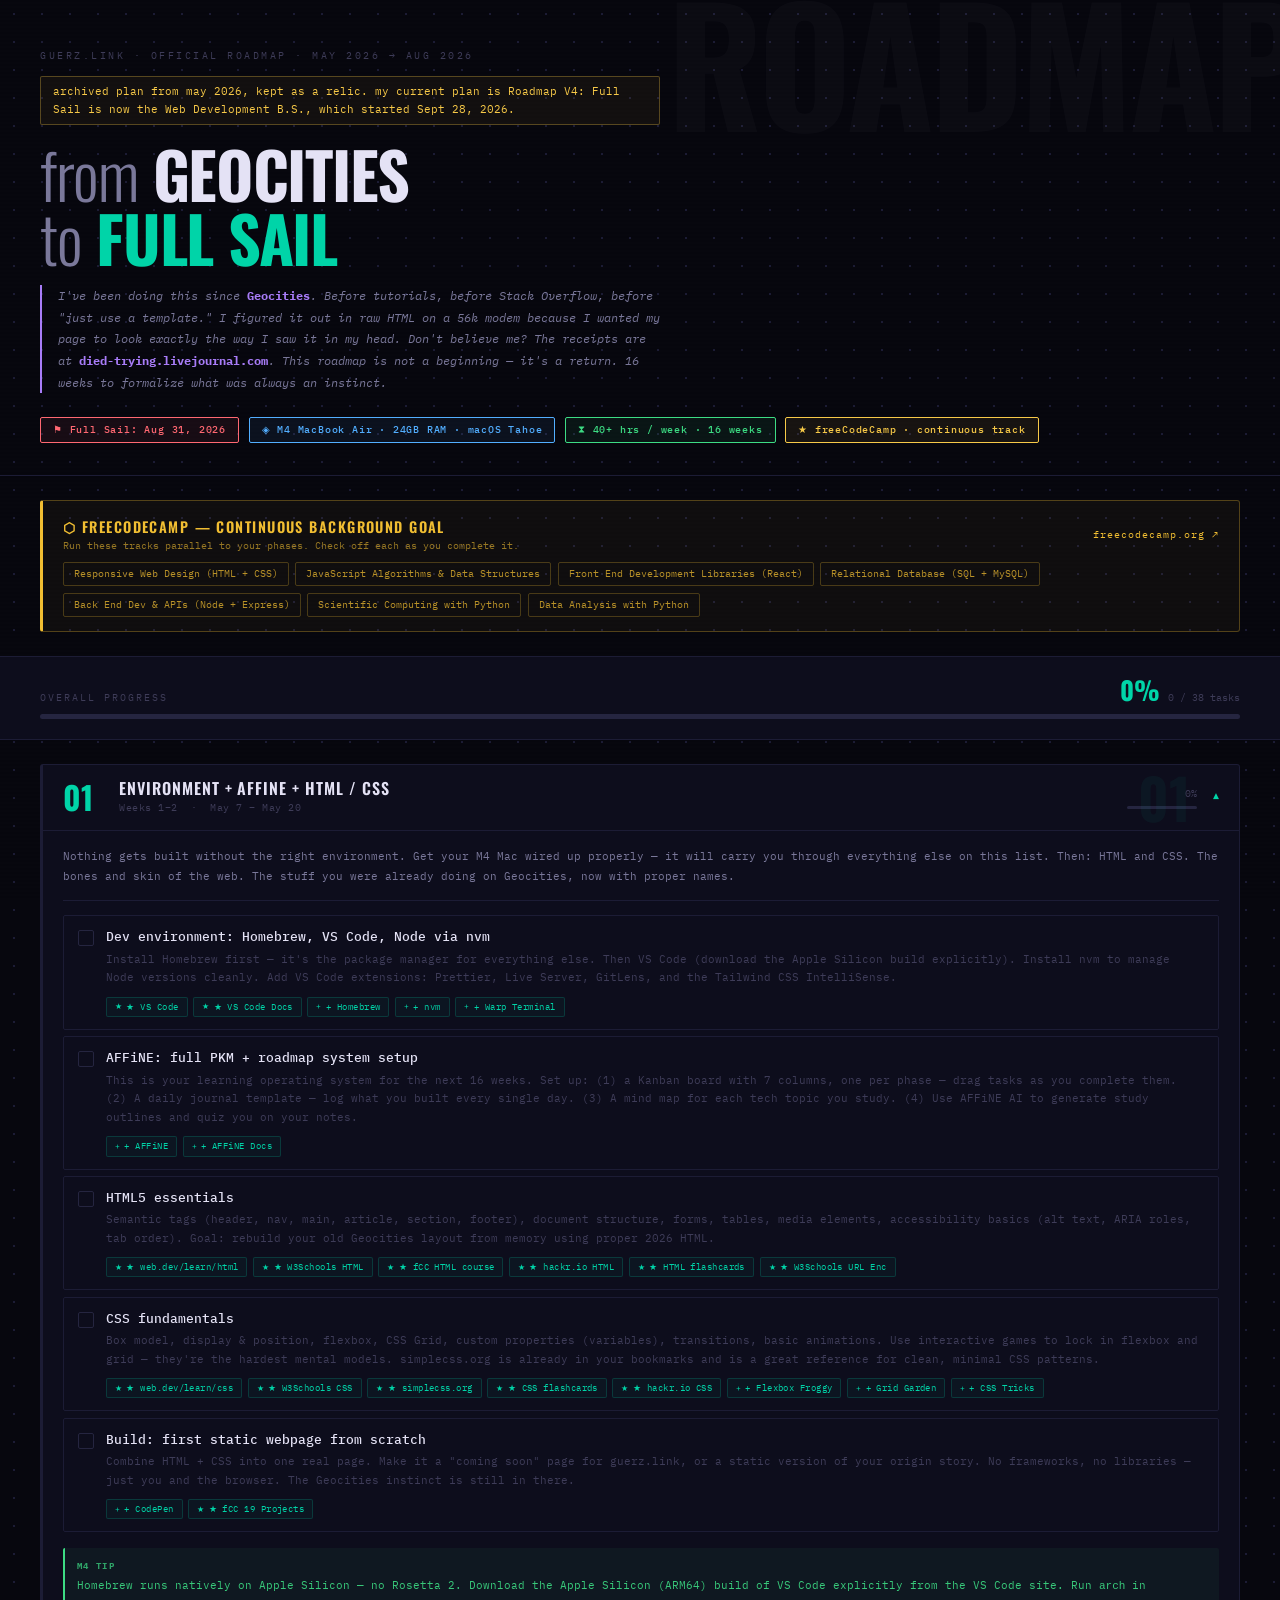
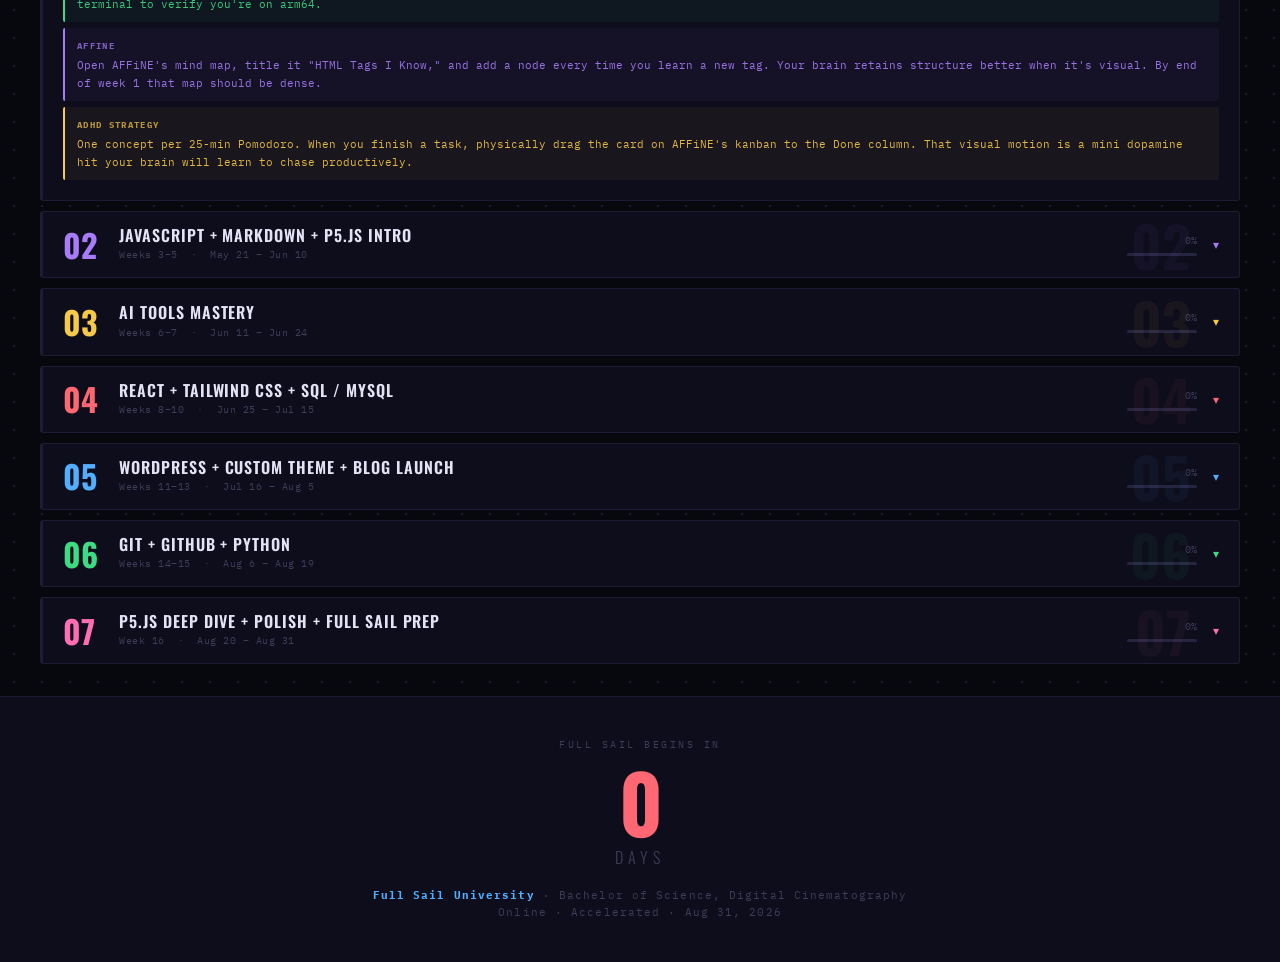
<file: playbooks/geocities-to-full-sail/index.html>
<!doctype html>
<html lang="en">
<head>
  <!-- Page metadata, the external stylesheet, and deferred app behavior. -->
  <meta charset="utf-8">
  <meta name="viewport" content="width=device-width, initial-scale=1">
  <meta name="description" content="An archived May 2026 roadmap: from Geocities to Full Sail, with phases, tasks, and freeCodeCamp tracks.">
  <title>Guerz · The Roadmap — Geocities to Full Sail</title>
  <!-- Fonts: Oswald and IBM Plex Mono from Google Fonts. -->
  <link rel="preconnect" href="https://fonts.googleapis.com">
  <link rel="preconnect" href="https://fonts.gstatic.com" crossorigin>
  <link href="https://fonts.googleapis.com/css2?family=Oswald:wght@300;400;500;600;700&family=IBM+Plex+Mono:ital,wght@0,300;0,400;0,500;0,600;1,300;1,400&display=swap" rel="stylesheet">
  <link rel="stylesheet" href="./styles.css">
  <script src="./app.js" defer></script>
</head>
<body>
<main class="gr" id="gr-root">

  <!-- ── HERO ─────────────────────────────────────────────── -->
  <div class="gr-hero">
    <div class="gr-hero-ghost">ROADMAP</div>
    <div class="gr-eyebrow">guerz.link · official roadmap · may 2026 → aug 2026</div>
    <!-- Archive note: this plan predates Roadmap V4. Delete this paragraph to remove it. -->
    <p class="gr-relic">archived plan from may 2026, kept as a relic. my current plan is Roadmap V4: Full Sail is now the Web Development B.S., which started Sept 28, 2026.</p>
    <h1 class="gr-title">
      <span class="gr-title-dim">from</span> GEOCITIES<br>
      <span class="gr-title-dim">to</span> <span class="gr-title-accent">FULL SAIL</span>
    </h1>
    <p class="gr-origin">
      I've been doing this since <strong>Geocities</strong>. Before tutorials, before Stack Overflow, before
      "just use a template." I figured it out in raw HTML on a 56k modem because I wanted my page to look
      exactly the way I saw it in my head. Don't believe me? The receipts are at
      <strong><a href="https://died-trying.livejournal.com/" target="_blank" rel="noopener">died-trying.livejournal.com</a></strong>.
      This roadmap is not a beginning — it's a return. 16 weeks to formalize what was always an instinct.
    </p>
    <div class="gr-chips">
      <span class="gr-chip chip-red">⚑ Full Sail: Aug 31, 2026</span>
      <span class="gr-chip chip-blue">◈ M4 MacBook Air · 24GB RAM · macOS Tahoe</span>
      <span class="gr-chip chip-grn">⧗ 40+ hrs / week · 16 weeks</span>
      <span class="gr-chip chip-gold">★ freeCodeCamp · continuous track</span>
    </div>
  </div>

  <!-- ── FREECODECAMP CONTINUOUS BANNER ────────────────────── -->
  <div class="gr-fcc" id="fcc-section">
    <div class="gr-fcc-head">
      <div>
        <div class="gr-fcc-title">⬡ freeCodeCamp — continuous background goal</div>
        <div class="gr-fcc-sub">Run these tracks parallel to your phases. Check off each as you complete it.</div>
      </div>
      <a href="https://www.freecodecamp.org/learn" target="_blank" rel="noopener" class="gr-fcc-link">
        freecodecamp.org ↗
      </a>
    </div>
    <div class="gr-fcc-tracks" id="fcc-tracks"></div>
  </div>

  <!-- ── OVERALL PROGRESS ──────────────────────────────────── -->
  <div class="gr-overall">
    <div class="gr-overall-head">
      <span class="gr-overall-label">overall progress</span>
      <div class="gr-overall-stats">
        <span class="gr-overall-pct" id="overall-pct">0%</span>
        <span class="gr-overall-count" id="overall-count">0 / 0 tasks</span>
      </div>
    </div>
    <div class="gr-track"><div class="gr-fill" id="overall-fill"></div></div>
  </div>

  <!-- ── PHASES ─────────────────────────────────────────────── -->
  <div class="gr-phases" id="phases-root"></div>

  <!-- ── FOOTER ─────────────────────────────────────────────── -->
  <div class="gr-footer">
    <div class="gr-countdown-label">full sail begins in</div>
    <div class="gr-countdown-num" id="cd-num">—</div>
    <div class="gr-countdown-days">days</div>
    <div class="gr-fullsail">
      <strong>Full Sail University</strong> · Bachelor of Science, Digital Cinematography<br>
      Online · Accelerated · Aug 31, 2026
    </div>
  </div>

</main>
</body>
</html>
</file>
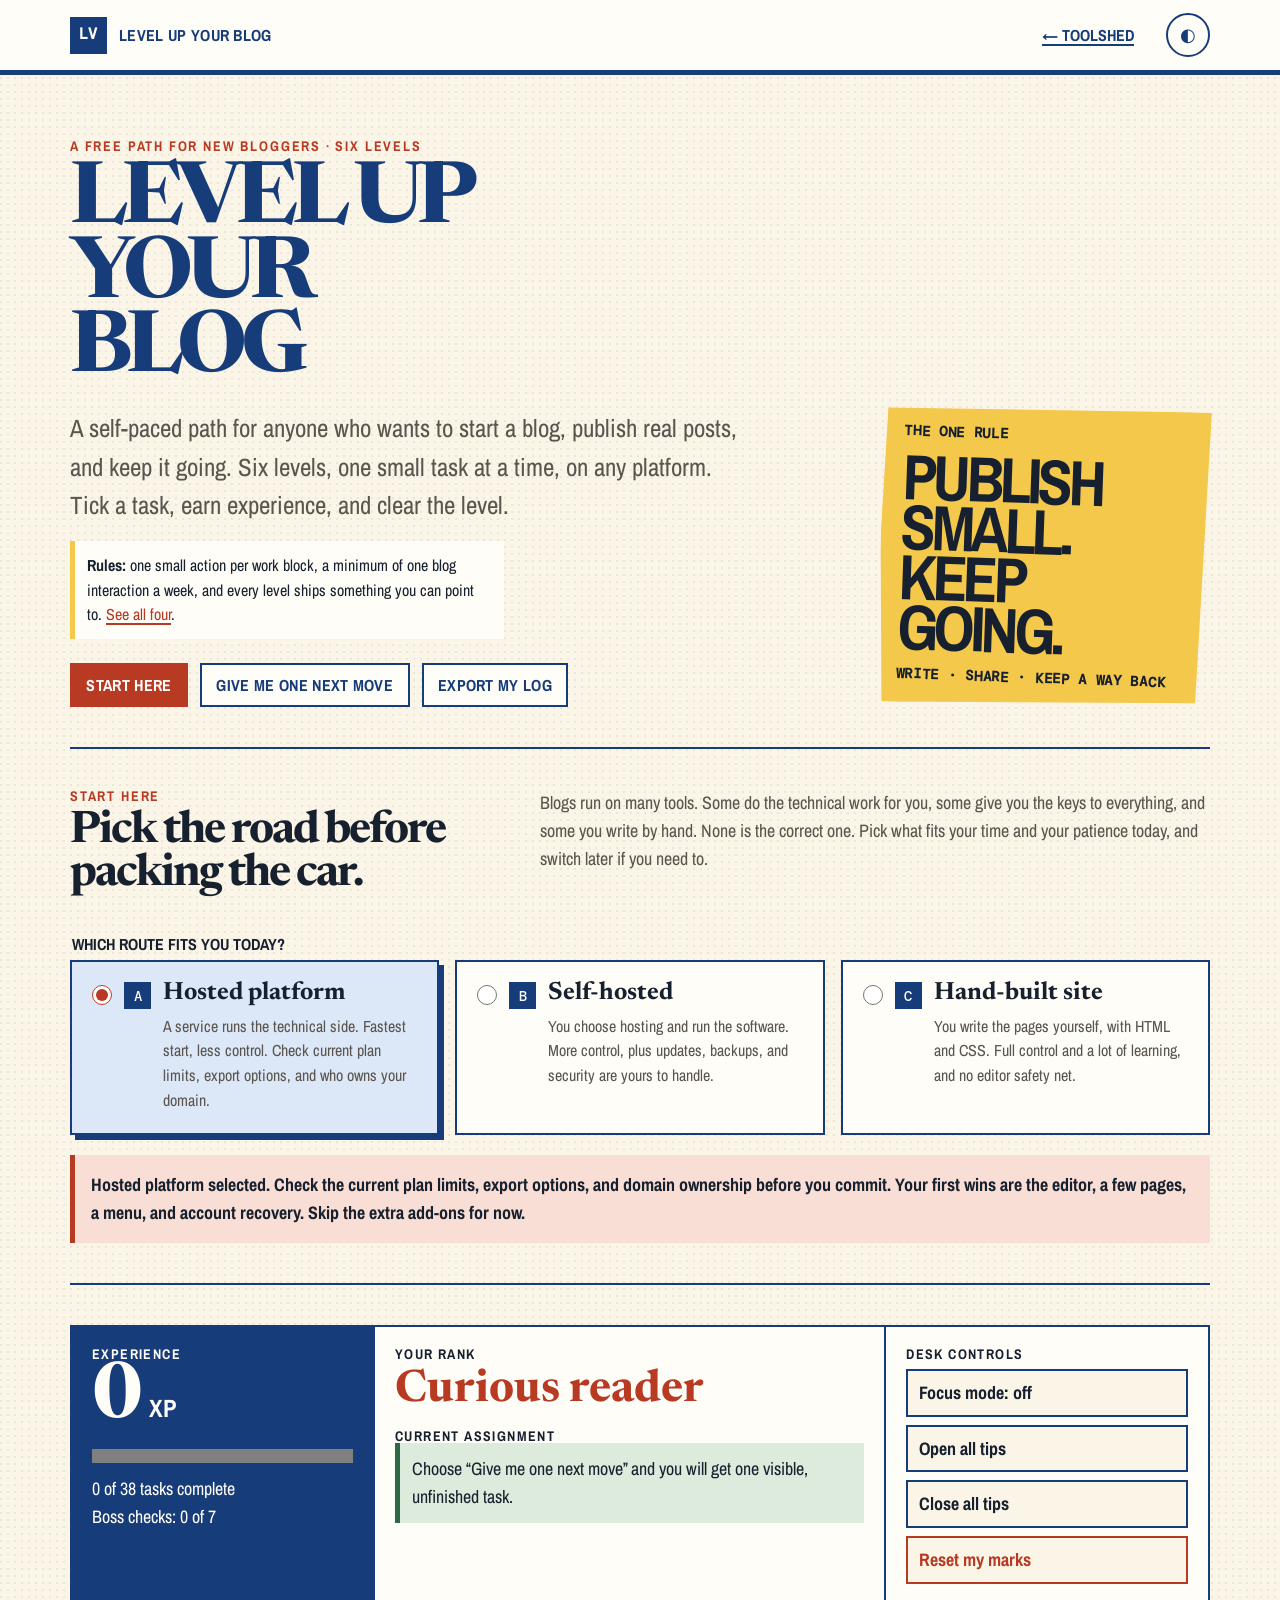
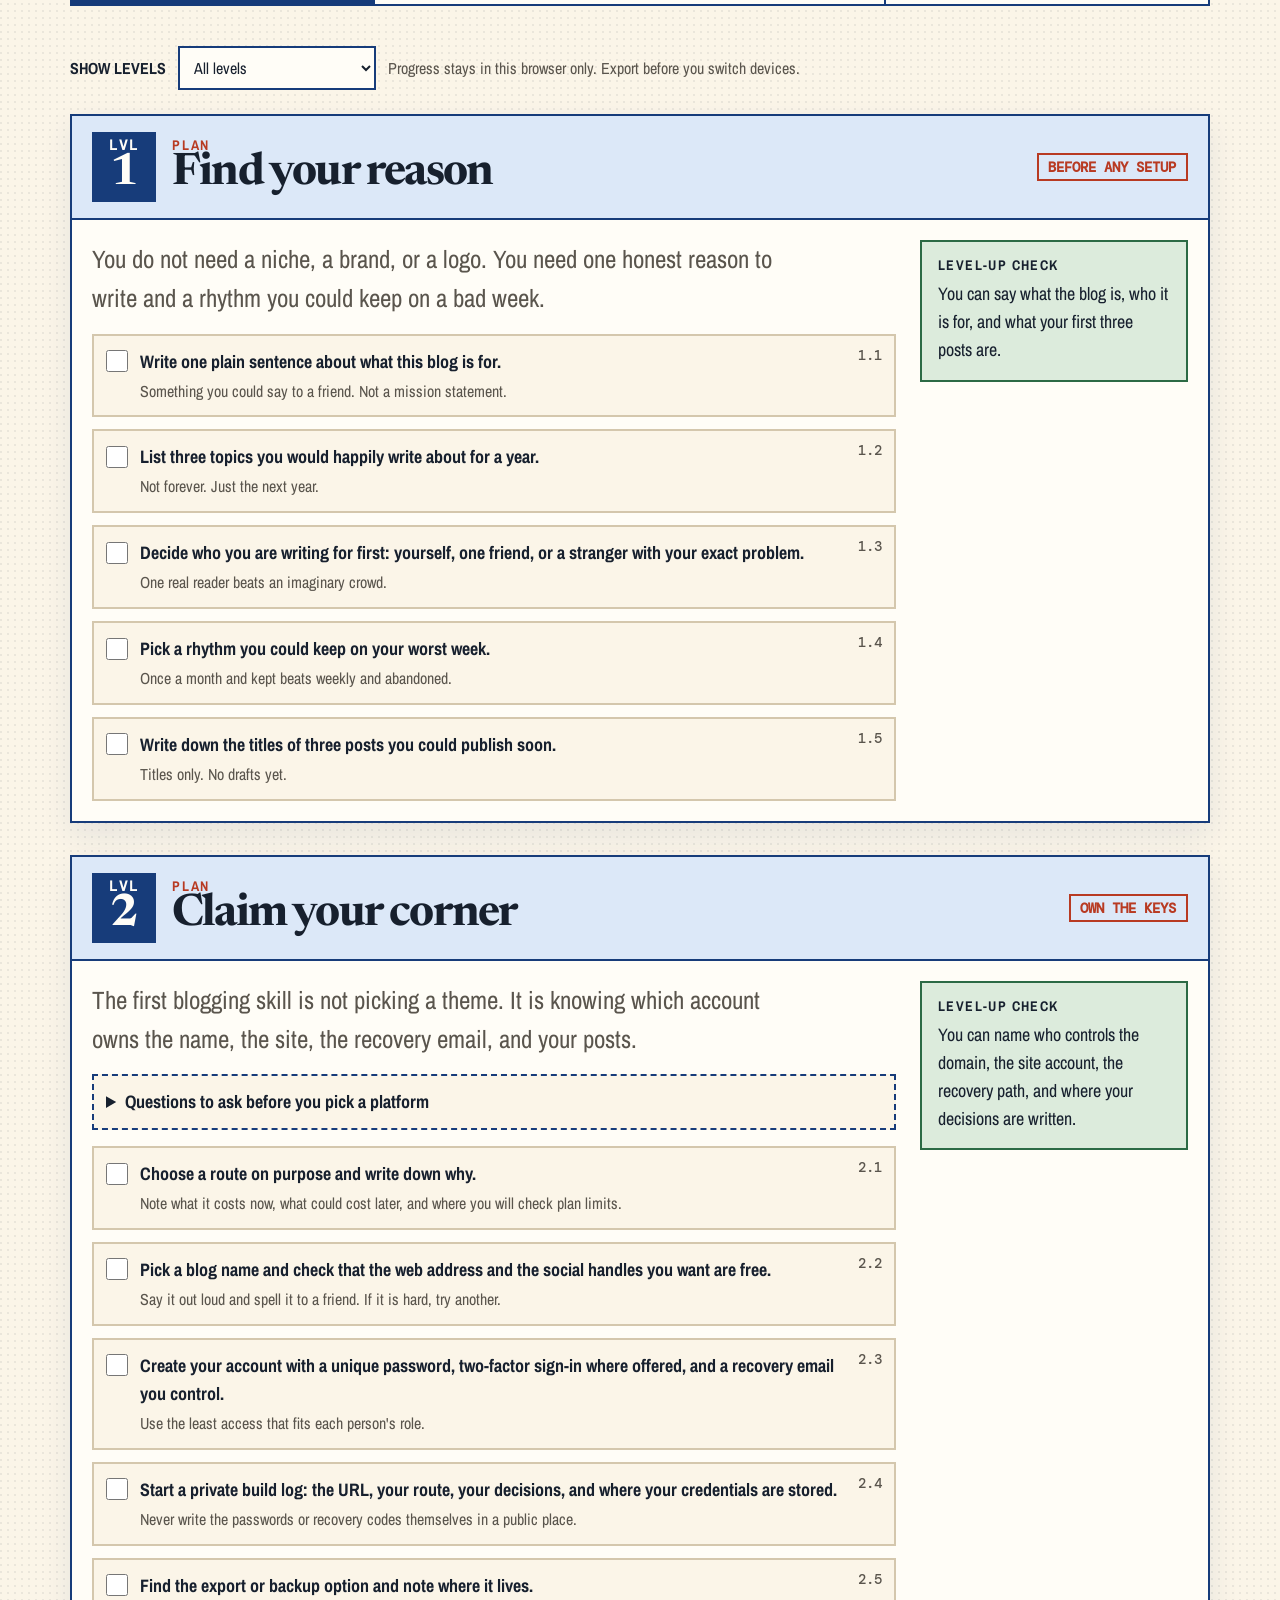
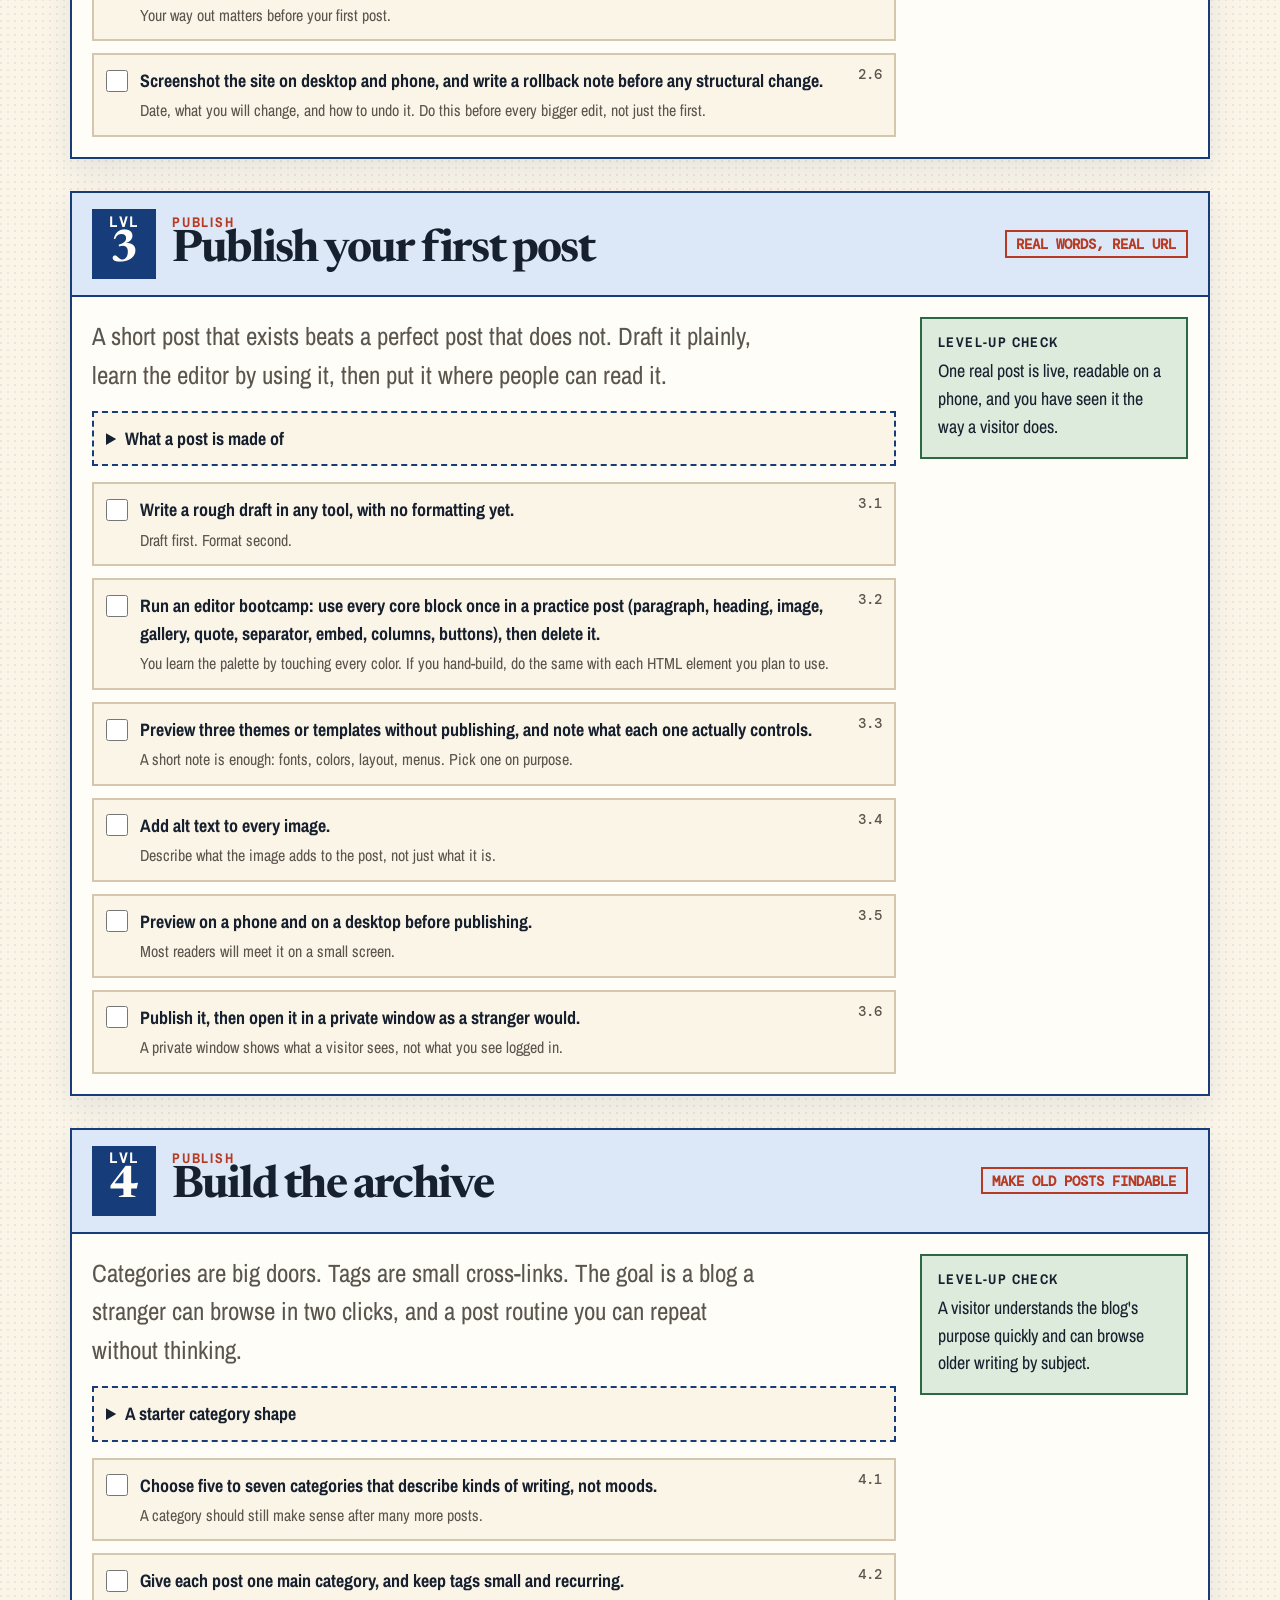
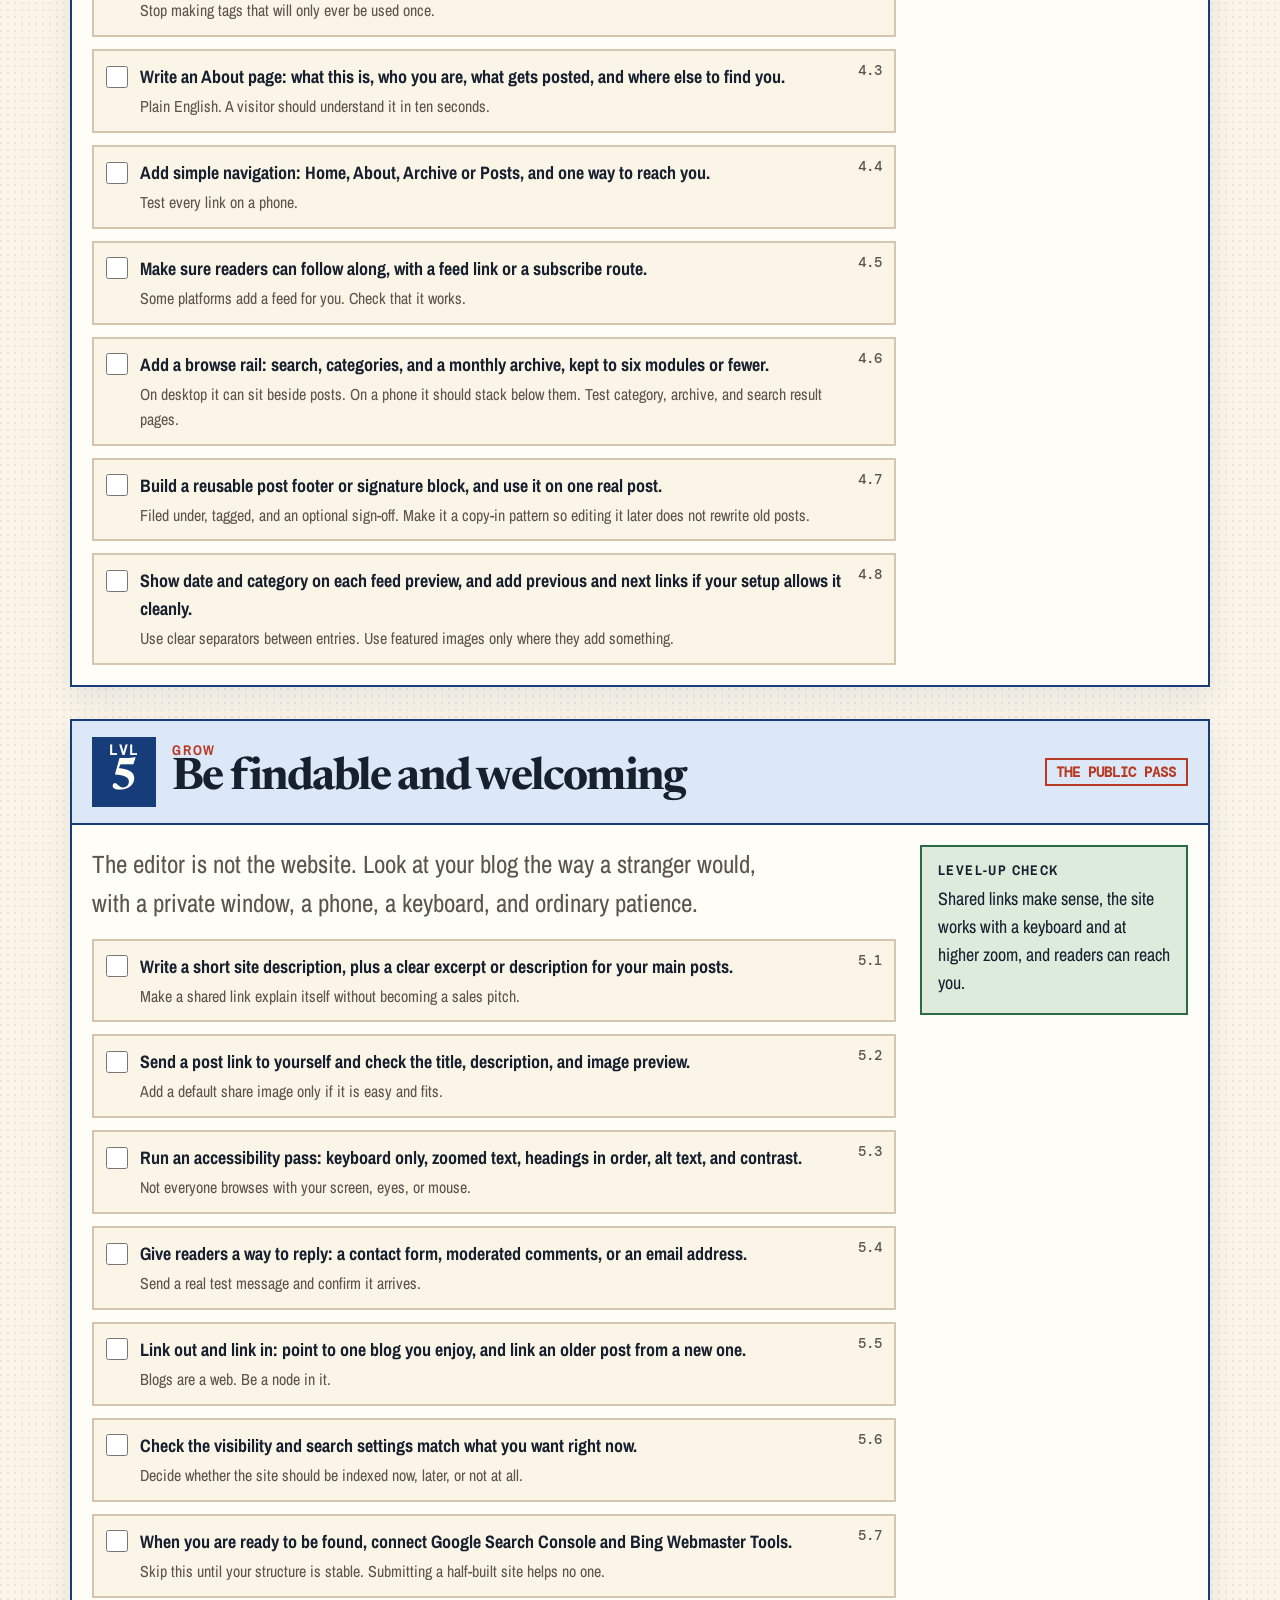
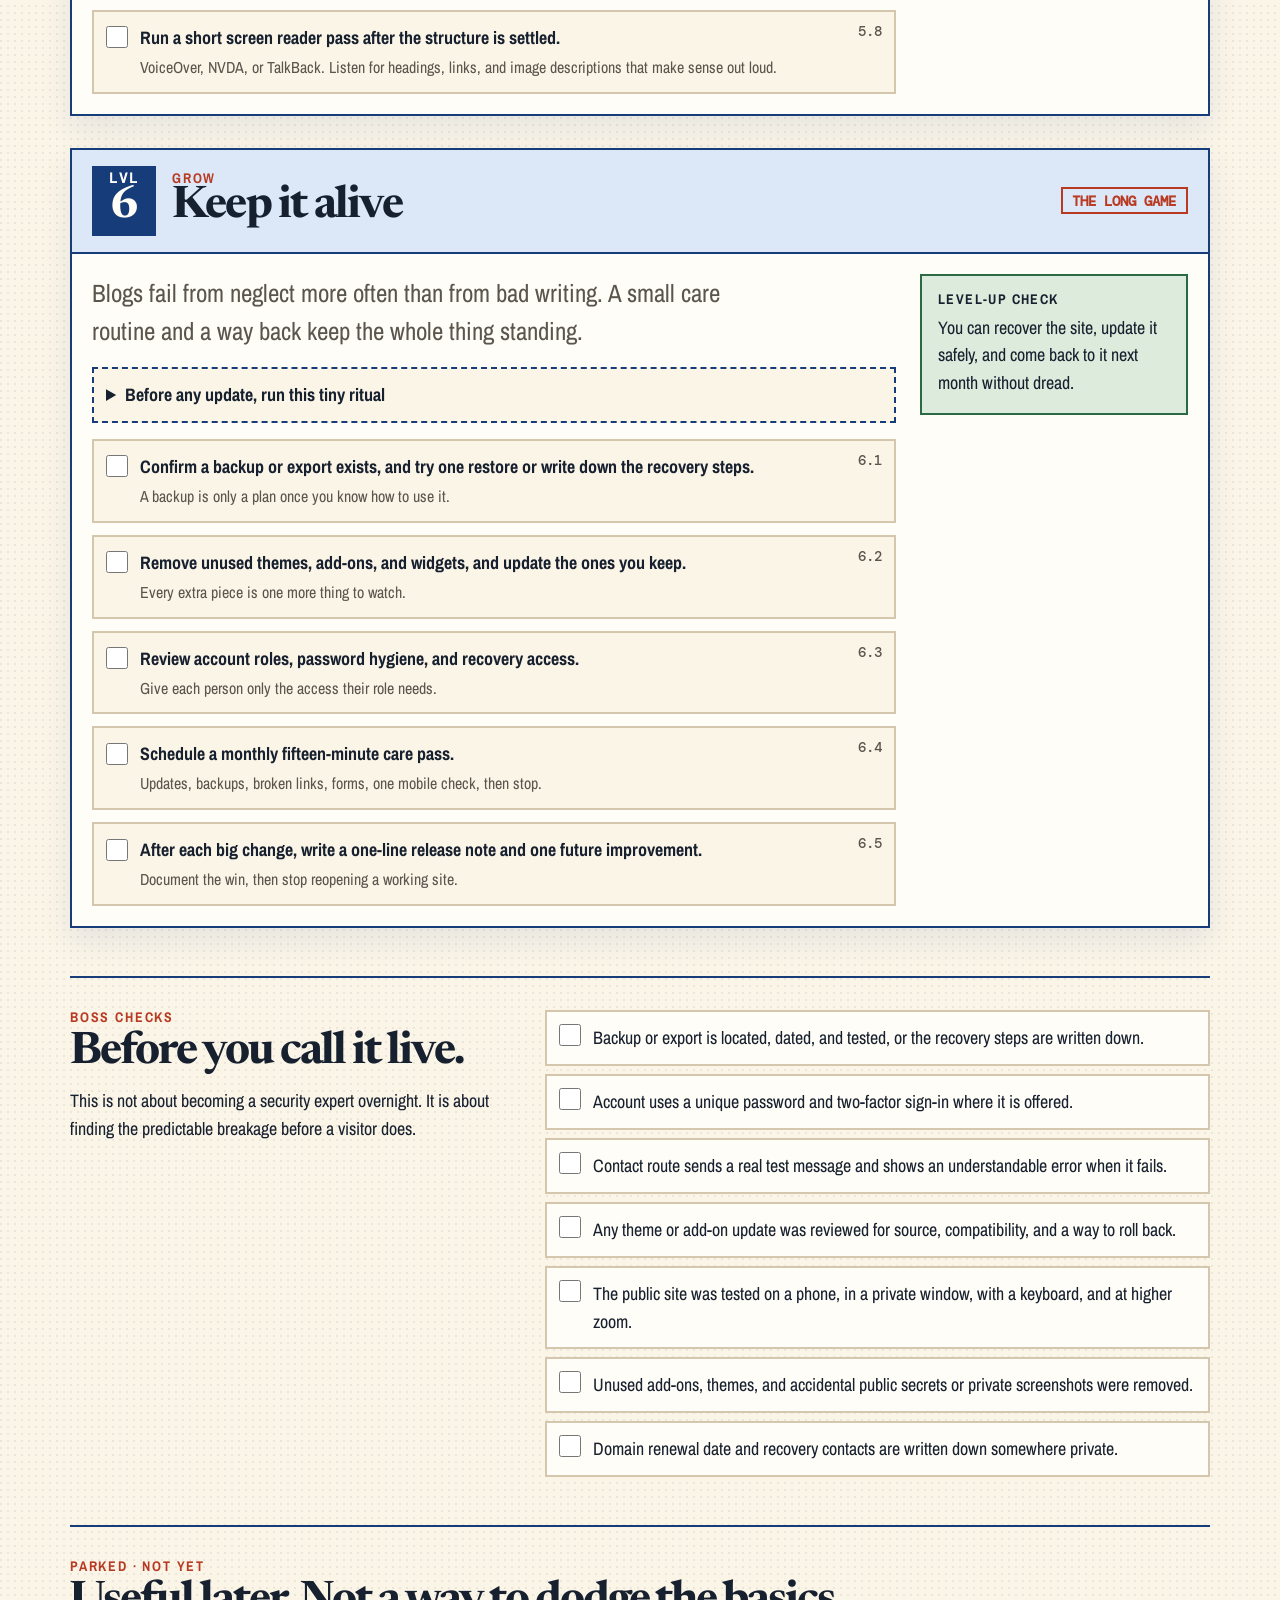
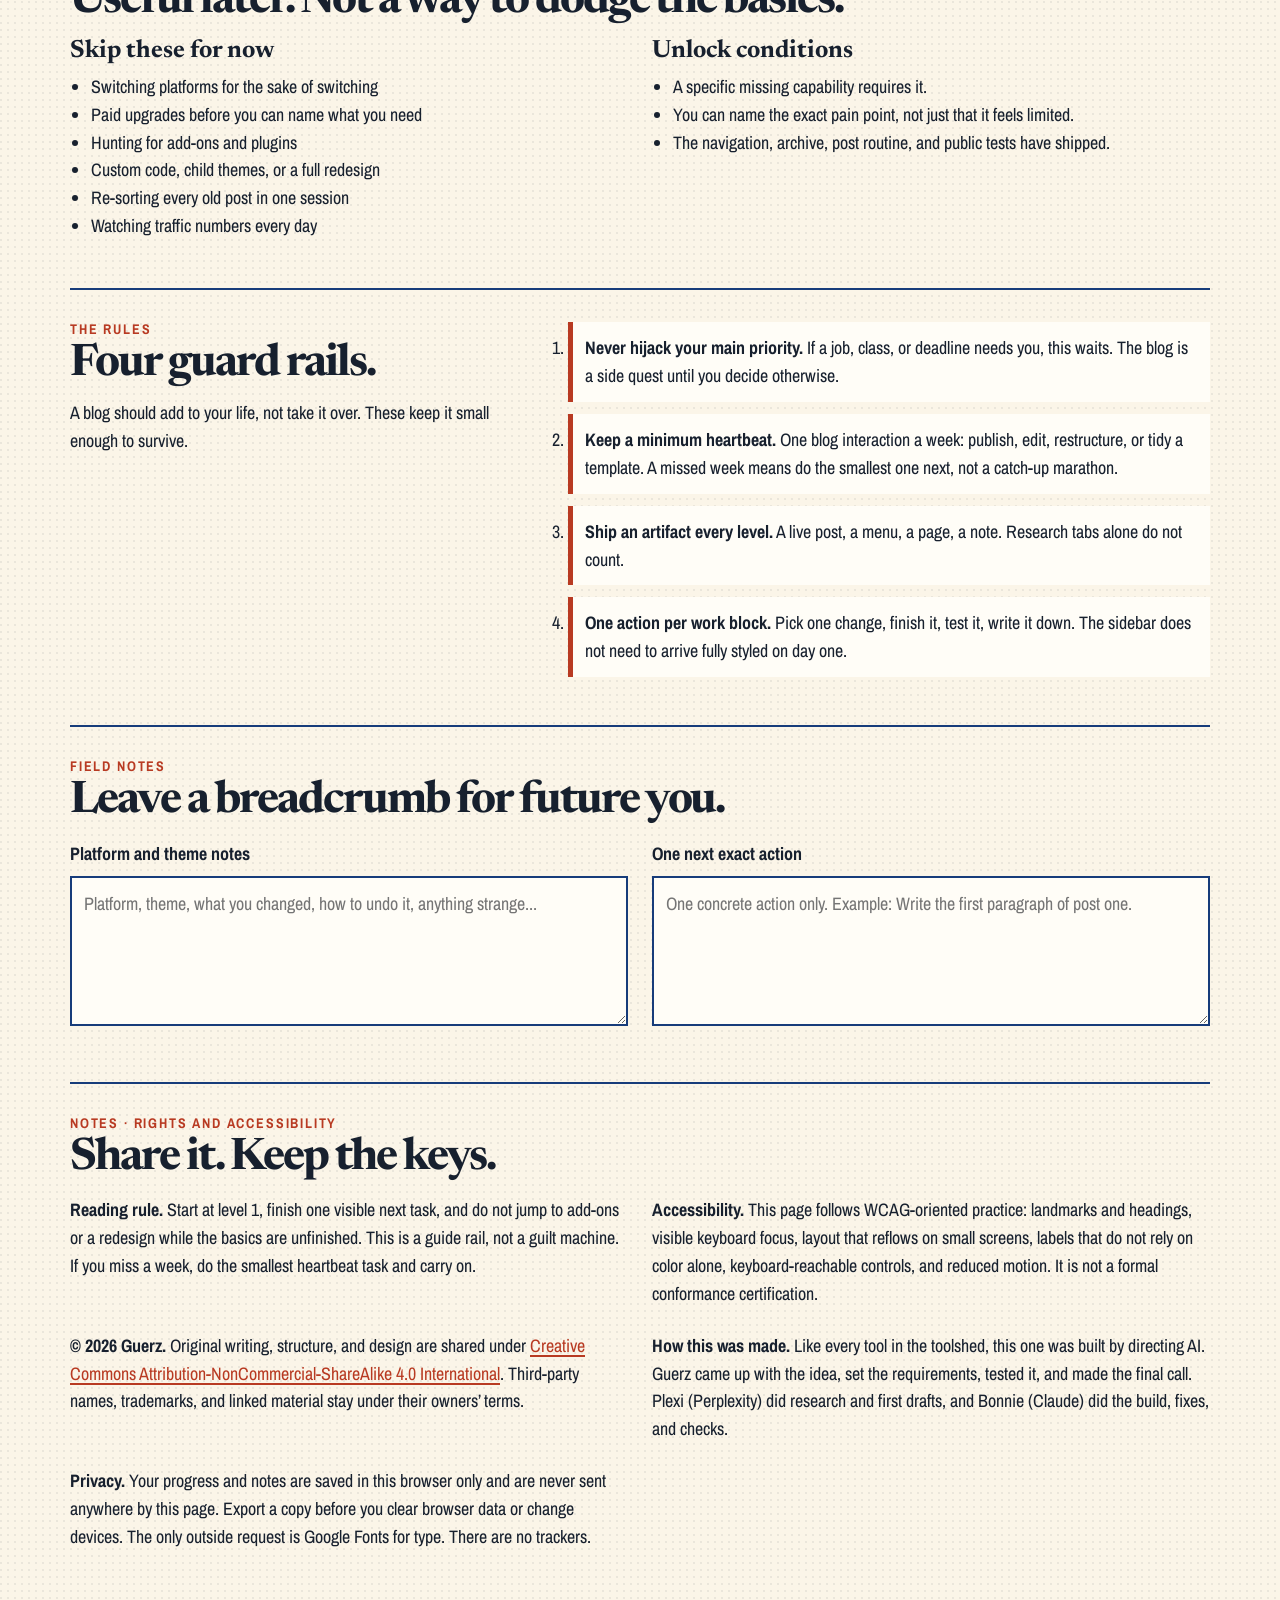
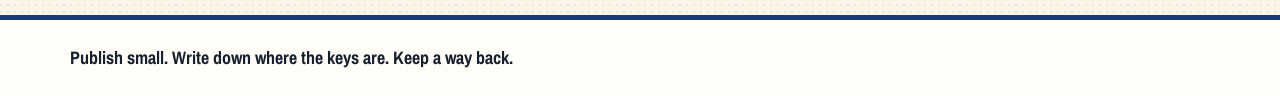
<file: toolshed/blog-level-up/index.html>
<!doctype html>
<html lang="en" data-theme="light"> <!-- data-theme is switched between light and dark by app.js -->
<head>
  <meta charset="utf-8"> <!-- read the file as UTF-8 so symbols and dashes display correctly -->
  <meta name="viewport" content="width=device-width, initial-scale=1"> <!-- lets phones use their real width -->
  <meta name="description" content="A free, self-paced path for anyone who wants to start a blog, publish real posts, and keep it going."> <!-- shown in search results and link previews -->
  <link rel="canonical" href="https://guerz.lol/toolshed/blog-level-up/"> <!-- keep the canonical folder URL and its trailing slash -->
  <meta name="theme-color" content="#173c7a"> <!-- browser toolbar color on phones -->
  <meta property="og:title" content="Level Up Your Blog | guerz.lol toolshed"> <!-- title in shared-link previews -->
  <meta property="og:description" content="Six levels, 38 small tasks, and a few guard rails to start a blog, publish real posts, and keep it going on any platform."> <!-- description in shared-link previews -->
  <meta property="og:type" content="website"> <!-- what kind of page this is -->
  <meta property="og:url" content="https://guerz.lol/toolshed/blog-level-up/"> <!-- shared-link URL matches the canonical -->
  <meta property="og:image" content="https://guerz.lol/og-banner.png"> <!-- the site-wide banner image -->
  <meta name="twitter:card" content="summary_large_image"> <!-- large preview card on X and similar -->
  <link rel="preconnect" href="https://fonts.googleapis.com"> <!-- warm up the font connection -->
  <link rel="preconnect" href="https://fonts.gstatic.com" crossorigin> <!-- same, for the font files -->
  <link href="https://fonts.googleapis.com/css2?family=Archivo+Narrow:wght@500;600;700&family=DM+Mono:wght@400;500&family=Newsreader:opsz,wght@6..72,500;6..72,600;6..72,700&display=swap" rel="stylesheet"> <!-- same three fonts the other toolshed roadmaps use -->
  <title>Level Up Your Blog | guerz.lol toolshed</title> <!-- text on the browser tab -->
  <link rel="stylesheet" href="./styles.css"> <!-- all styling lives in this one shared file, so there are no inline styles here -->
  <script src="./app.js" defer></script> <!-- defer runs the script after the page markup exists -->
</head>
<body>
  <!-- skip link: lets keyboard users jump past the masthead -->
  <a class="skip-link" href="#workshop">Skip to the levels</a>

  <!-- masthead: a small sign at the top with the theme switch -->
  <header class="masthead" id="top">
    <div class="shell masthead-row"> <!-- shell = centered column; masthead-row = brand left, button right -->
      <a class="brand" href="#top" aria-label="Level Up Your Blog home"><span class="brand-block">LV</span><span>Level Up Your Blog</span></a>
      <a class="back-link" href="../../toolshed.html">&larr; toolshed</a> <!-- way back to the toolshed gallery -->
      <button class="theme-toggle" id="theme-toggle" type="button" aria-label="Switch between light and dark theme">&#9680;</button> <!-- half-circle symbol -->
    </div>
  </header>

  <main class="shell" id="main"> <!-- the page content, one centered column -->

    <!-- hero: says what this is and gives three starting buttons -->
    <section class="hero" aria-labelledby="page-title">
      <p class="kicker">A free path for new bloggers &middot; six levels</p>
      <div class="hero-grid">
        <div>
          <h1 id="page-title">LEVEL UP<br>YOUR<br>BLOG</h1>
          <p class="deck">A self-paced path for anyone who wants to start a blog, publish real posts, and keep it going. Six levels, one small task at a time, on any platform. Tick a task, earn experience, and clear the level.</p>
          <p class="hero-rule"><strong>Rules:</strong> one small action per work block, a minimum of one blog interaction a week, and every level ships something you can point to. <a href="#rules">See all four</a>.</p>
          <div class="hero-actions">
            <a class="button button-publish" href="#route-picker">Start here</a>
            <button class="button" id="pick-next-task" type="button">Give me one next move</button>
            <button class="button" id="export-progress" type="button">Export my log</button>
          </div>
        </div>
        <aside class="hero-poster" aria-label="The one rule"> <!-- decorative poster with the page rule -->
          <span class="poster-top">THE ONE RULE</span>
          <strong>PUBLISH<br>SMALL.<br>KEEP<br>GOING.</strong>
          <span class="poster-bottom">WRITE &middot; SHARE &middot; KEEP A WAY BACK</span>
        </aside>
      </div>
    </section>

    <!-- route picker: choose how the blog will be built, which changes the advice below the cards -->
    <section class="route-picker" id="route-picker" aria-labelledby="route-title">
      <div class="section-heading">
        <div><p class="kicker">Start here</p><h2 id="route-title">Pick the road before packing the car.</h2></div>
        <p>Blogs run on many tools. Some do the technical work for you, some give you the keys to everything, and some you write by hand. None is the correct one. Pick what fits your time and your patience today, and switch later if you need to.</p>
      </div>
      <fieldset class="route-options">
        <legend>Which route fits you today?</legend>
        <label class="route-card"><input type="radio" name="blog-route" value="hosted" checked><span class="route-tab">A</span><span><strong>Hosted platform</strong><small>A service runs the technical side. Fastest start, less control. Check current plan limits, export options, and who owns your domain.</small></span></label>
        <label class="route-card"><input type="radio" name="blog-route" value="self-hosted"><span class="route-tab">B</span><span><strong>Self-hosted</strong><small>You choose hosting and run the software. More control, plus updates, backups, and security are yours to handle.</small></span></label>
        <label class="route-card"><input type="radio" name="blog-route" value="hand-built"><span class="route-tab">C</span><span><strong>Hand-built site</strong><small>You write the pages yourself, with HTML and CSS. Full control and a lot of learning, and no editor safety net.</small></span></label>
      </fieldset>
      <div class="route-result" id="route-result" aria-live="polite"></div> <!-- app.js fills this in -->
    </section>

    <!-- ledger: experience, rank, next task, and desk controls -->
    <section class="ledger" aria-label="Progress ledger">
      <article class="ledger-cell ink-cell">
        <p class="ledger-label">Experience</p>
        <p class="ledger-number"><span id="xp-number">0</span><span class="ledger-unit"> XP</span></p>
        <progress class="progress-track" id="progress-meter" max="100" value="0" aria-label="Tasks completed"></progress> <!-- native progress element, so no inline style is needed -->
        <p id="progress-text">0 of 38 tasks complete</p>
        <p id="boss-text">Boss checks: 0 of 7</p>
      </article>
      <article class="ledger-cell">
        <p class="ledger-label">Your rank</p>
        <p class="rank" id="rank-title">Curious reader</p>
        <p class="ledger-label">Current assignment</p>
        <div class="assignment" id="next-task">Choose &ldquo;Give me one next move&rdquo; and you will get one visible, unfinished task.</div>
      </article>
      <article class="ledger-cell utility-cell">
        <p class="ledger-label">Desk controls</p>
        <button class="utility-button" id="focus-toggle" type="button" aria-pressed="false">Focus mode: off</button>
        <button class="utility-button" id="open-all-details" type="button">Open all tips</button>
        <button class="utility-button" id="close-all-details" type="button">Close all tips</button>
        <button class="utility-button utility-danger" id="reset-progress" type="button">Reset my marks</button>
      </article>
    </section>

    <!-- filter: show only some levels; never deletes saved progress -->
    <nav class="filter-strip" aria-label="Level filter"><label for="station-filter">Show levels</label><select id="station-filter"><option value="all">All levels</option><option value="plan">Plan (levels 1-2)</option><option value="publish">Publish (levels 3-4)</option><option value="grow">Grow and keep (levels 5-6)</option></select><span>Progress stays in this browser only. Export before you switch devices.</span></nav>

    <!-- the six levels; each is a .station with a header, task list, and a level-up note -->
    <section class="workshop" id="workshop" aria-label="The six levels">
      <!-- level 1: Find your reason -->
      <article class="station" id="level-1" data-group="plan" data-title="Find your reason">
        <header class="station-head"><span class="station-number"><span class="lvl-word">LVL</span>1</span><div><p class="kicker">Plan</p><h2>Find your reason</h2></div><span class="station-badge">Before any setup</span></header>
        <div class="station-body"><div>
          <p class="station-intro">You do not need a niche, a brand, or a logo. You need one honest reason to write and a rhythm you could keep on a bad week.</p>
          <div class="task-list">
            <label class="task"><input id="l1-1" type="checkbox"><span><strong>Write one plain sentence about what this blog is for.</strong><small>Something you could say to a friend. Not a mission statement.</small></span><em>1.1</em></label>
            <label class="task"><input id="l1-2" type="checkbox"><span><strong>List three topics you would happily write about for a year.</strong><small>Not forever. Just the next year.</small></span><em>1.2</em></label>
            <label class="task"><input id="l1-3" type="checkbox"><span><strong>Decide who you are writing for first: yourself, one friend, or a stranger with your exact problem.</strong><small>One real reader beats an imaginary crowd.</small></span><em>1.3</em></label>
            <label class="task"><input id="l1-4" type="checkbox"><span><strong>Pick a rhythm you could keep on your worst week.</strong><small>Once a month and kept beats weekly and abandoned.</small></span><em>1.4</em></label>
            <label class="task"><input id="l1-5" type="checkbox"><span><strong>Write down the titles of three posts you could publish soon.</strong><small>Titles only. No drafts yet.</small></span><em>1.5</em></label>
          </div></div>
          <aside class="instructor-note"><strong>Level-up check</strong> You can say what the blog is, who it is for, and what your first three posts are.</aside>
        </div>
      </article>

      <!-- level 2: Claim your corner -->
      <article class="station" id="level-2" data-group="plan" data-title="Claim your corner">
        <header class="station-head"><span class="station-number"><span class="lvl-word">LVL</span>2</span><div><p class="kicker">Plan</p><h2>Claim your corner</h2></div><span class="station-badge">Own the keys</span></header>
        <div class="station-body"><div>
          <p class="station-intro">The first blogging skill is not picking a theme. It is knowing which account owns the name, the site, the recovery email, and your posts.</p>
          <details><summary>Questions to ask before you pick a platform</summary><div class="details-content"><ol><li>Can I export all my posts and images if I leave?</li><li>Who owns the domain name, me or the platform?</li><li>What happens to the blog if I stop paying or stop logging in?</li><li>What are the current limits on themes, add-ons, storage, and custom code?</li></ol></div></details>
          <div class="task-list">
            <label class="task"><input id="l2-1" type="checkbox"><span><strong>Choose a route on purpose and write down why.</strong><small>Note what it costs now, what could cost later, and where you will check plan limits.</small></span><em>2.1</em></label>
            <label class="task"><input id="l2-2" type="checkbox"><span><strong>Pick a blog name and check that the web address and the social handles you want are free.</strong><small>Say it out loud and spell it to a friend. If it is hard, try another.</small></span><em>2.2</em></label>
            <label class="task"><input id="l2-3" type="checkbox"><span><strong>Create your account with a unique password, two-factor sign-in where offered, and a recovery email you control.</strong><small>Use the least access that fits each person&#x27;s role.</small></span><em>2.3</em></label>
            <label class="task"><input id="l2-4" type="checkbox"><span><strong>Start a private build log: the URL, your route, your decisions, and where your credentials are stored.</strong><small>Never write the passwords or recovery codes themselves in a public place.</small></span><em>2.4</em></label>
            <label class="task"><input id="l2-5" type="checkbox"><span><strong>Find the export or backup option and note where it lives.</strong><small>Your way out matters before your first post.</small></span><em>2.5</em></label>
            <label class="task"><input id="l2-6" type="checkbox"><span><strong>Screenshot the site on desktop and phone, and write a rollback note before any structural change.</strong><small>Date, what you will change, and how to undo it. Do this before every bigger edit, not just the first.</small></span><em>2.6</em></label>
          </div></div>
          <aside class="instructor-note"><strong>Level-up check</strong> You can name who controls the domain, the site account, the recovery path, and where your decisions are written.</aside>
        </div>
      </article>

      <!-- level 3: Publish your first post -->
      <article class="station" id="level-3" data-group="publish" data-title="Publish your first post">
        <header class="station-head"><span class="station-number"><span class="lvl-word">LVL</span>3</span><div><p class="kicker">Publish</p><h2>Publish your first post</h2></div><span class="station-badge">Real words, real URL</span></header>
        <div class="station-body"><div>
          <p class="station-intro">A short post that exists beats a perfect post that does not. Draft it plainly, learn the editor by using it, then put it where people can read it.</p>
          <details><summary>What a post is made of</summary><div class="details-content"><ul><li>A title that says what the post is about.</li><li>An opening line that tells a reader why to stay.</li><li>Headings only where the post is long enough to need them.</li><li>Images with alt text, which is a short description for people who cannot see them.</li><li>A closing line, and a date.</li></ul></div></details>
          <div class="task-list">
            <label class="task"><input id="l3-1" type="checkbox"><span><strong>Write a rough draft in any tool, with no formatting yet.</strong><small>Draft first. Format second.</small></span><em>3.1</em></label>
            <label class="task"><input id="l3-2" type="checkbox"><span><strong>Run an editor bootcamp: use every core block once in a practice post (paragraph, heading, image, gallery, quote, separator, embed, columns, buttons), then delete it.</strong><small>You learn the palette by touching every color. If you hand-build, do the same with each HTML element you plan to use.</small></span><em>3.2</em></label>
            <label class="task"><input id="l3-3" type="checkbox"><span><strong>Preview three themes or templates without publishing, and note what each one actually controls.</strong><small>A short note is enough: fonts, colors, layout, menus. Pick one on purpose.</small></span><em>3.3</em></label>
            <label class="task"><input id="l3-4" type="checkbox"><span><strong>Add alt text to every image.</strong><small>Describe what the image adds to the post, not just what it is.</small></span><em>3.4</em></label>
            <label class="task"><input id="l3-5" type="checkbox"><span><strong>Preview on a phone and on a desktop before publishing.</strong><small>Most readers will meet it on a small screen.</small></span><em>3.5</em></label>
            <label class="task"><input id="l3-6" type="checkbox"><span><strong>Publish it, then open it in a private window as a stranger would.</strong><small>A private window shows what a visitor sees, not what you see logged in.</small></span><em>3.6</em></label>
          </div></div>
          <aside class="instructor-note"><strong>Level-up check</strong> One real post is live, readable on a phone, and you have seen it the way a visitor does.</aside>
        </div>
      </article>

      <!-- level 4: Build the archive -->
      <article class="station" id="level-4" data-group="publish" data-title="Build the archive">
        <header class="station-head"><span class="station-number"><span class="lvl-word">LVL</span>4</span><div><p class="kicker">Publish</p><h2>Build the archive</h2></div><span class="station-badge">Make old posts findable</span></header>
        <div class="station-body"><div>
          <p class="station-intro">Categories are big doors. Tags are small cross-links. The goal is a blog a stranger can browse in two clicks, and a post routine you can repeat without thinking.</p>
          <details><summary>A starter category shape</summary><div class="details-content"><pre>essays
how-to and notes
projects
life and updates
links and finds</pre><p>Rename these to fit your voice. Choose categories you will still use after fifty more posts, and keep the set small enough to remember.</p></div></details>
          <div class="task-list">
            <label class="task"><input id="l4-1" type="checkbox"><span><strong>Choose five to seven categories that describe kinds of writing, not moods.</strong><small>A category should still make sense after many more posts.</small></span><em>4.1</em></label>
            <label class="task"><input id="l4-2" type="checkbox"><span><strong>Give each post one main category, and keep tags small and recurring.</strong><small>Stop making tags that will only ever be used once.</small></span><em>4.2</em></label>
            <label class="task"><input id="l4-3" type="checkbox"><span><strong>Write an About page: what this is, who you are, what gets posted, and where else to find you.</strong><small>Plain English. A visitor should understand it in ten seconds.</small></span><em>4.3</em></label>
            <label class="task"><input id="l4-4" type="checkbox"><span><strong>Add simple navigation: Home, About, Archive or Posts, and one way to reach you.</strong><small>Test every link on a phone.</small></span><em>4.4</em></label>
            <label class="task"><input id="l4-5" type="checkbox"><span><strong>Make sure readers can follow along, with a feed link or a subscribe route.</strong><small>Some platforms add a feed for you. Check that it works.</small></span><em>4.5</em></label>
            <label class="task"><input id="l4-6" type="checkbox"><span><strong>Add a browse rail: search, categories, and a monthly archive, kept to six modules or fewer.</strong><small>On desktop it can sit beside posts. On a phone it should stack below them. Test category, archive, and search result pages.</small></span><em>4.6</em></label>
            <label class="task"><input id="l4-7" type="checkbox"><span><strong>Build a reusable post footer or signature block, and use it on one real post.</strong><small>Filed under, tagged, and an optional sign-off. Make it a copy-in pattern so editing it later does not rewrite old posts.</small></span><em>4.7</em></label>
            <label class="task"><input id="l4-8" type="checkbox"><span><strong>Show date and category on each feed preview, and add previous and next links if your setup allows it cleanly.</strong><small>Use clear separators between entries. Use featured images only where they add something.</small></span><em>4.8</em></label>
          </div></div>
          <aside class="instructor-note"><strong>Level-up check</strong> A visitor understands the blog&#x27;s purpose quickly and can browse older writing by subject.</aside>
        </div>
      </article>

      <!-- level 5: Be findable and welcoming -->
      <article class="station" id="level-5" data-group="grow" data-title="Be findable and welcoming">
        <header class="station-head"><span class="station-number"><span class="lvl-word">LVL</span>5</span><div><p class="kicker">Grow</p><h2>Be findable and welcoming</h2></div><span class="station-badge">The public pass</span></header>
        <div class="station-body"><div>
          <p class="station-intro">The editor is not the website. Look at your blog the way a stranger would, with a private window, a phone, a keyboard, and ordinary patience.</p>
          <div class="task-list">
            <label class="task"><input id="l5-1" type="checkbox"><span><strong>Write a short site description, plus a clear excerpt or description for your main posts.</strong><small>Make a shared link explain itself without becoming a sales pitch.</small></span><em>5.1</em></label>
            <label class="task"><input id="l5-2" type="checkbox"><span><strong>Send a post link to yourself and check the title, description, and image preview.</strong><small>Add a default share image only if it is easy and fits.</small></span><em>5.2</em></label>
            <label class="task"><input id="l5-3" type="checkbox"><span><strong>Run an accessibility pass: keyboard only, zoomed text, headings in order, alt text, and contrast.</strong><small>Not everyone browses with your screen, eyes, or mouse.</small></span><em>5.3</em></label>
            <label class="task"><input id="l5-4" type="checkbox"><span><strong>Give readers a way to reply: a contact form, moderated comments, or an email address.</strong><small>Send a real test message and confirm it arrives.</small></span><em>5.4</em></label>
            <label class="task"><input id="l5-5" type="checkbox"><span><strong>Link out and link in: point to one blog you enjoy, and link an older post from a new one.</strong><small>Blogs are a web. Be a node in it.</small></span><em>5.5</em></label>
            <label class="task"><input id="l5-6" type="checkbox"><span><strong>Check the visibility and search settings match what you want right now.</strong><small>Decide whether the site should be indexed now, later, or not at all.</small></span><em>5.6</em></label>
            <label class="task"><input id="l5-7" type="checkbox"><span><strong>When you are ready to be found, connect Google Search Console and Bing Webmaster Tools.</strong><small>Skip this until your structure is stable. Submitting a half-built site helps no one.</small></span><em>5.7</em></label>
            <label class="task"><input id="l5-8" type="checkbox"><span><strong>Run a short screen reader pass after the structure is settled.</strong><small>VoiceOver, NVDA, or TalkBack. Listen for headings, links, and image descriptions that make sense out loud.</small></span><em>5.8</em></label>
          </div></div>
          <aside class="instructor-note"><strong>Level-up check</strong> Shared links make sense, the site works with a keyboard and at higher zoom, and readers can reach you.</aside>
        </div>
      </article>

      <!-- level 6: Keep it alive -->
      <article class="station" id="level-6" data-group="grow" data-title="Keep it alive">
        <header class="station-head"><span class="station-number"><span class="lvl-word">LVL</span>6</span><div><p class="kicker">Grow</p><h2>Keep it alive</h2></div><span class="station-badge">The long game</span></header>
        <div class="station-body"><div>
          <p class="station-intro">Blogs fail from neglect more often than from bad writing. A small care routine and a way back keep the whole thing standing.</p>
          <details><summary>Before any update, run this tiny ritual</summary><div class="details-content"><ol><li>Confirm you have a current backup and know where it lives.</li><li>Check where the update comes from and what it changes.</li><li>Change one thing at a time.</li><li>Test the public site and the admin side afterward.</li></ol></div></details>
          <div class="task-list">
            <label class="task"><input id="l6-1" type="checkbox"><span><strong>Confirm a backup or export exists, and try one restore or write down the recovery steps.</strong><small>A backup is only a plan once you know how to use it.</small></span><em>6.1</em></label>
            <label class="task"><input id="l6-2" type="checkbox"><span><strong>Remove unused themes, add-ons, and widgets, and update the ones you keep.</strong><small>Every extra piece is one more thing to watch.</small></span><em>6.2</em></label>
            <label class="task"><input id="l6-3" type="checkbox"><span><strong>Review account roles, password hygiene, and recovery access.</strong><small>Give each person only the access their role needs.</small></span><em>6.3</em></label>
            <label class="task"><input id="l6-4" type="checkbox"><span><strong>Schedule a monthly fifteen-minute care pass.</strong><small>Updates, backups, broken links, forms, one mobile check, then stop.</small></span><em>6.4</em></label>
            <label class="task"><input id="l6-5" type="checkbox"><span><strong>After each big change, write a one-line release note and one future improvement.</strong><small>Document the win, then stop reopening a working site.</small></span><em>6.5</em></label>
          </div></div>
          <aside class="instructor-note"><strong>Level-up check</strong> You can recover the site, update it safely, and come back to it next month without dread.</aside>
        </div>
      </article>

    </section>

    <!-- boss checks: a safety list that stays separate from the level tasks -->
    <section class="test-register" aria-labelledby="test-title"><div><p class="kicker">Boss checks</p><h2 id="test-title">Before you call it live.</h2><p>This is not about becoming a security expert overnight. It is about finding the predictable breakage before a visitor does.</p></div><div class="test-list">
      <label><input class="test-check" type="checkbox"><span>Backup or export is located, dated, and tested, or the recovery steps are written down.</span></label>
      <label><input class="test-check" type="checkbox"><span>Account uses a unique password and two-factor sign-in where it is offered.</span></label>
      <label><input class="test-check" type="checkbox"><span>Contact route sends a real test message and shows an understandable error when it fails.</span></label>
      <label><input class="test-check" type="checkbox"><span>Any theme or add-on update was reviewed for source, compatibility, and a way to roll back.</span></label>
      <label><input class="test-check" type="checkbox"><span>The public site was tested on a phone, in a private window, with a keyboard, and at higher zoom.</span></label>
      <label><input class="test-check" type="checkbox"><span>Unused add-ons, themes, and accidental public secrets or private screenshots were removed.</span></label>
      <label><input class="test-check" type="checkbox"><span>Domain renewal date and recovery contacts are written down somewhere private.</span></label>
    </div></section>

    <!-- parked: tempting side quests to skip until the basics ship -->
    <section class="parked" aria-labelledby="parked-title"><div><p class="kicker">Parked &middot; not yet</p><h2 id="parked-title">Useful later. Not a way to dodge the basics.</h2></div><div class="parked-grid"><div><h3>Skip these for now</h3><ul>
      <li>Switching platforms for the sake of switching</li>
      <li>Paid upgrades before you can name what you need</li>
      <li>Hunting for add-ons and plugins</li>
      <li>Custom code, child themes, or a full redesign</li>
      <li>Re-sorting every old post in one session</li>
      <li>Watching traffic numbers every day</li>
    </ul></div><div><h3>Unlock conditions</h3><ul>
      <li>A specific missing capability requires it.</li>
      <li>You can name the exact pain point, not just that it feels limited.</li>
      <li>The navigation, archive, post routine, and public tests have shipped.</li>
    </ul></div></div></section>

    <!-- rules: the four guard rails that keep a side project from taking over -->
    <section class="rules" id="rules" aria-labelledby="rules-title"><div><p class="kicker">The rules</p><h2 id="rules-title">Four guard rails.</h2><p>A blog should add to your life, not take it over. These keep it small enough to survive.</p></div><ol class="rules-list">
      <li><strong>Never hijack your main priority.</strong> If a job, class, or deadline needs you, this waits. The blog is a side quest until you decide otherwise.</li>
      <li><strong>Keep a minimum heartbeat.</strong> One blog interaction a week: publish, edit, restructure, or tidy a template. A missed week means do the smallest one next, not a catch-up marathon.</li>
      <li><strong>Ship an artifact every level.</strong> A live post, a menu, a page, a note. Research tabs alone do not count.</li>
      <li><strong>One action per work block.</strong> Pick one change, finish it, test it, write it down. The sidebar does not need to arrive fully styled on day one.</li>
    </ol></section>

    <!-- field notes: two boxes saved in this browser -->
    <section class="field-notes" aria-labelledby="notes-title"><p class="kicker">Field notes</p><h2 id="notes-title">Leave a breadcrumb for future you.</h2><div class="notes-grid"><label><span>Platform and theme notes</span><textarea id="platform-notes" placeholder="Platform, theme, what you changed, how to undo it, anything strange..."></textarea></label><label><span>One next exact action</span><textarea id="next-notes" placeholder="One concrete action only. Example: Write the first paragraph of post one."></textarea></label></div></section>

    <!-- rights, accessibility, and privacy notes -->
    <section class="linear-notes" aria-labelledby="linear-title"><p class="kicker">Notes &middot; rights and accessibility</p><h2 id="linear-title">Share it. Keep the keys.</h2><div class="notes-grid">
      <p><strong>Reading rule.</strong> Start at level 1, finish one visible next task, and do not jump to add-ons or a redesign while the basics are unfinished. This is a guide rail, not a guilt machine. If you miss a week, do the smallest heartbeat task and carry on.</p>
      <p><strong>Accessibility.</strong> This page follows WCAG-oriented practice: landmarks and headings, visible keyboard focus, layout that reflows on small screens, labels that do not rely on color alone, keyboard-reachable controls, and reduced motion. It is not a formal conformance certification.</p>
      <p><strong>&copy; 2026 Guerz.</strong> Original writing, structure, and design are shared under <a href="https://creativecommons.org/licenses/by-nc-sa/4.0/" target="_blank" rel="noopener noreferrer">Creative Commons Attribution-NonCommercial-ShareAlike 4.0 International</a>. Third-party names, trademarks, and linked material stay under their owners&rsquo; terms.</p>
      <p><strong>How this was made.</strong> Like every tool in the toolshed, this one was built by directing AI. Guerz came up with the idea, set the requirements, tested it, and made the final call. Plexi (Perplexity) did research and first drafts, and Bonnie (Claude) did the build, fixes, and checks.</p>
      <p><strong>Privacy.</strong> Your progress and notes are saved in this browser only and are never sent anywhere by this page. Export a copy before you clear browser data or change devices. The only outside request is Google Fonts for type. There are no trackers.</p>
    </div></section>
  </main>

  <footer class="site-footer"><div class="shell">Publish small. Write down where the keys are. Keep a way back.</div></footer>
  <div class="toast" id="toast" role="status" aria-live="polite" aria-atomic="true"></div> <!-- short messages appear here -->
</body>
</html>
</file>
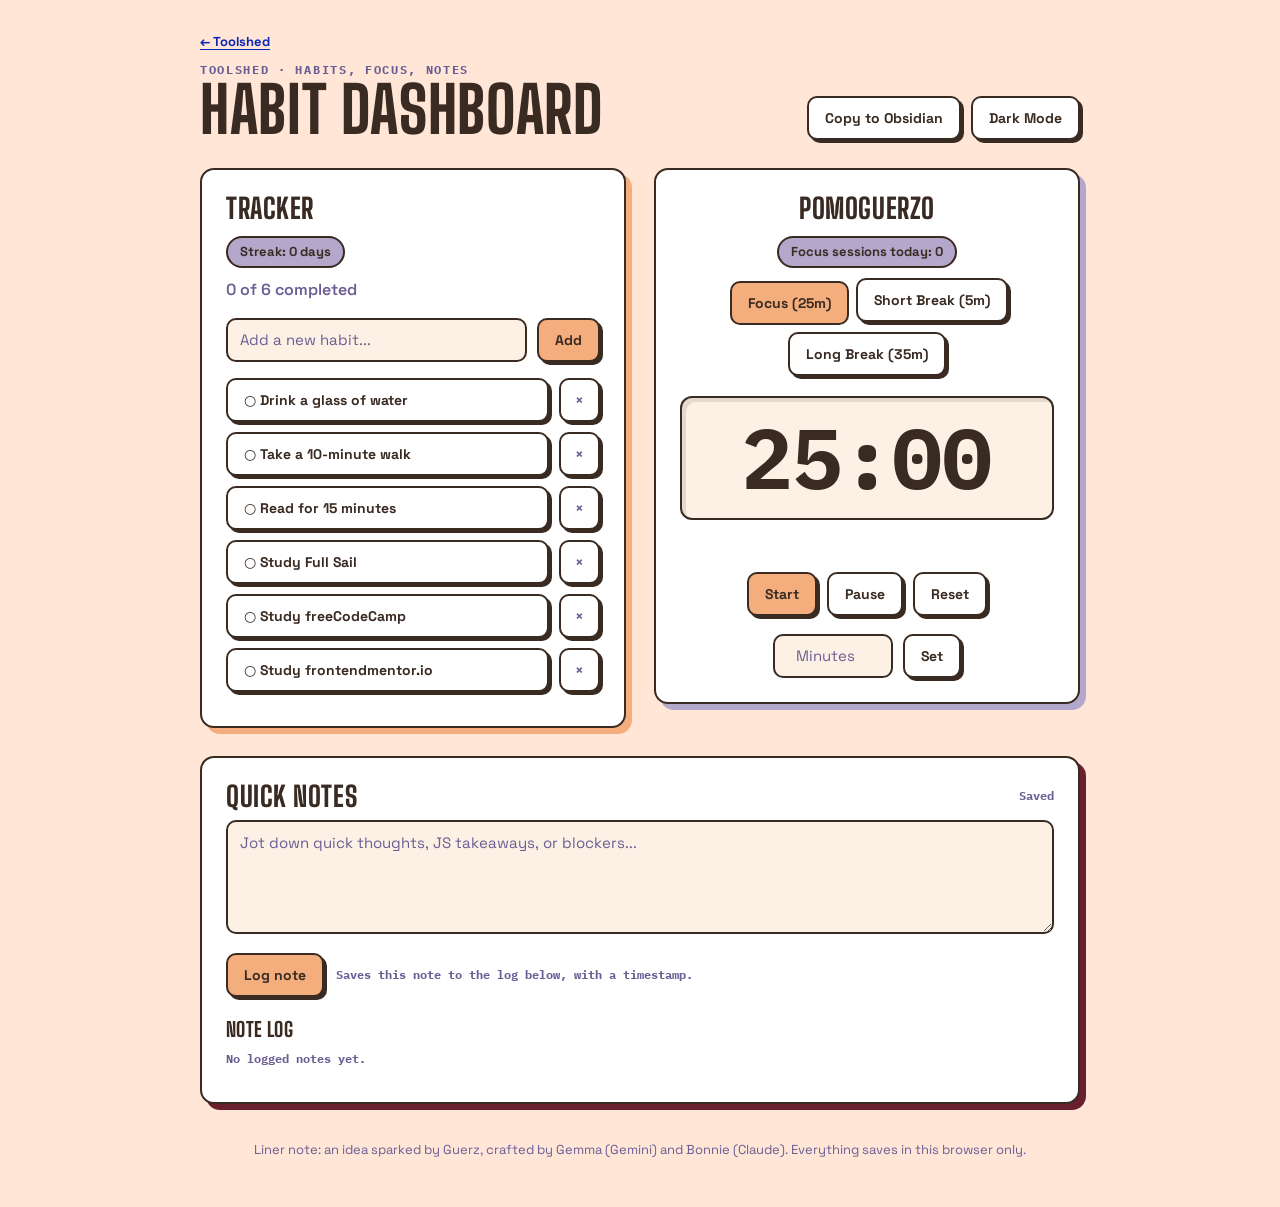
<file: toolshed/productivity-dashboard/index.html>
<!DOCTYPE html>
<html lang="en">
<head>
  <meta charset="UTF-8" />
  <meta name="viewport" content="width=device-width, initial-scale=1.0" />
  <title>Habit Dashboard</title>
  <meta name="description" content="A lightweight daily habit tracker, PomoGuerzo focus timer, and quick notes dashboard with dark mode, browser storage, and one-click Obsidian export." />
  <link rel="icon" type="image/png" href="../../favicon-peach.png" />
  <link rel="preconnect" href="https://fonts.googleapis.com" />
  <link rel="preconnect" href="https://fonts.gstatic.com" crossorigin />
  <link href="https://fonts.googleapis.com/css2?family=Big+Shoulders+Display:wght@800&family=IBM+Plex+Mono:wght@500;700&family=Space+Grotesk:wght@400;500;700&display=swap" rel="stylesheet" />
  <link rel="stylesheet" href="style.css" />
</head>
<body>
  <header class="top-bar">
    <div class="top-title">
      <a class="back-link" href="../../toolshed.html">← Toolshed</a>
      <p class="top-eyebrow">Toolshed · habits, focus, notes</p>
      <h1>Habit Dashboard</h1>
    </div>
    <div class="top-actions">
      <button id="copy-obsidian" type="button">Copy to Obsidian</button>
      <button id="theme-toggle" type="button">Dark Mode</button>
    </div>
  </header>

  <main class="dashboard">
    <!-- Left Card: Tracker -->
    <section class="card">
      <h2>Tracker</h2>
      <p id="streak" class="streak">Streak: 0 days</p>
      <p id="progress">0 of 3 completed</p>

      <form id="add-form" class="add-form">
        <input id="habit-input" type="text" placeholder="Add a new habit..." autocomplete="off" />
        <button type="submit" class="primary-btn">Add</button>
      </form>

      <ul id="habit-list"></ul>
    </section>

    <!-- Right Card: PomoGuerzo -->
    <section class="card timer-card">
      <h2>PomoGuerzo</h2>
      <p id="session-count" class="streak">Focus sessions today: 0</p>

      <div class="modes">
        <button id="focus-mode" class="mode-btn active" type="button">Focus (25m)</button>
        <button id="break-mode" class="mode-btn" type="button">Short Break (5m)</button>
        <button id="long-break-mode" class="mode-btn" type="button">Long Break (35m)</button>
      </div>

      <div id="timer" class="timer-display">25:00</div>
      <p id="status" class="status"></p>

      <div class="controls">
        <button id="start-btn" class="primary-btn" type="button">Start</button>
        <button id="pause-btn" type="button">Pause</button>
        <button id="reset-btn" type="button">Reset</button>
      </div>

      <form id="custom-form" class="custom-form">
        <input id="custom-minutes" type="number" min="1" max="120" placeholder="Minutes" />
        <button type="submit">Set</button>
      </form>
    </section>

    <!-- Bottom Card: Quick Notes -->
    <section class="card full-width">
      <div class="notes-header">
        <h2>Quick Notes</h2>
        <span id="notes-status" class="muted">Saved</span>
      </div>
      <textarea
        id="quick-notes"
        rows="4"
        placeholder="Jot down quick thoughts, JS takeaways, or blockers..."
      ></textarea>
      <div class="note-actions">
        <button id="log-note-btn" class="primary-btn" type="button">Log note</button>
        <span class="muted">Saves this note to the log below, with a timestamp.</span>
      </div>

      <h3 class="log-title">Note log</h3>
      <p id="note-log-empty" class="muted">No logged notes yet.</p>
      <ul id="note-log" class="note-log"></ul>
    </section>
  </main>

  <p class="liner-note">Liner note: an idea sparked by Guerz, crafted by Gemma (Gemini) and Bonnie (Claude). Everything saves in this browser only.</p>

  <script src="app.js" defer></script>
</body>
</html>
</file>
<file: playbooks/geocities-to-full-sail/styles.css>
/* ─── RESET ─────────────────────────────────────────────── */
*,*::before,*::after{box-sizing:border-box;margin:0;padding:0}
html{scroll-behavior:smooth}

/* ─── ROOT ───────────────────────────────────────────────── */
.gr{
  --bg:       #07070E;
  --surf:     #0D0D1C;
  --surf2:    #131325;
  --bdr:      #1C1C35;
  --bdr2:     #252540;
  --txt:      #E4E2F5;
  --txt2:     #7A789A;
  --txt3:     #3E3C58;
  --fcc:      #F1BE32;

  --p1: #00D4A8;
  --p2: #A87CF8;
  --p3: #F7C948;
  --p4: #FF6872;
  --p5: #52AEFF;
  --p6: #3DDC84;
  --p7: #FF6EB3;

  font-family: 'IBM Plex Mono', monospace;
  background: var(--bg);
  background-image:
    radial-gradient(circle, #1C1C35 1px, transparent 1px);
  background-size: 28px 28px;
  color: var(--txt);
  min-height: 100vh;
  line-height: 1.6;
}

/* ─── SCAN LINE OVERLAY ──────────────────────────────────── */
.gr::before{
  content:'';
  position:fixed;
  inset:0;
  background: repeating-linear-gradient(
    0deg,
    transparent,
    transparent 2px,
    rgba(0,0,0,0.03) 2px,
    rgba(0,0,0,0.03) 4px
  );
  pointer-events:none;
  z-index:0;
}

.gr > *{position:relative;z-index:1}

/* ─── HERO ───────────────────────────────────────────────── */
.gr-hero{
  padding: 3rem 2.5rem 2rem;
  border-bottom: 1px solid var(--bdr);
  position: relative;
  overflow: hidden;
}
.gr-hero-ghost{
  position: absolute;
  right: -20px; top: -20px;
  font-family: 'Oswald', sans-serif;
  font-size: clamp(80px, 14vw, 160px);
  font-weight: 700;
  color: var(--txt);
  opacity: 0.025;
  pointer-events: none;
  line-height: 1;
  letter-spacing: -4px;
  white-space: nowrap;
  user-select: none;
}
.gr-eyebrow{
  font-size: 10px;
  letter-spacing: 0.25em;
  text-transform: uppercase;
  color: var(--txt3);
  margin-bottom: 0.75rem;
}
.gr-title{
  font-family: 'Oswald', sans-serif;
  font-size: clamp(2.2rem, 6vw, 4rem);
  font-weight: 700;
  line-height: 1;
  letter-spacing: -0.02em;
  color: var(--txt);
  margin-bottom: 1rem;
}
.gr-title-accent{ color: var(--p1); }
.gr-title-dim{ color: var(--txt2); font-weight: 300; }

.gr-origin{
  font-size: 12px;
  color: var(--txt2);
  max-width: 620px;
  line-height: 1.8;
  margin-bottom: 1.5rem;
  font-style: italic;
  border-left: 2px solid var(--p2);
  padding-left: 1rem;
}
.gr-origin strong{ color: var(--p2); font-style: normal; }
.gr-origin a{ color: var(--p2); text-decoration: none; }
.gr-origin a:hover{ text-decoration: underline; }

.gr-chips{
  display: flex;
  flex-wrap: wrap;
  gap: 0.6rem;
}
.gr-chip{
  display: inline-flex;
  align-items: center;
  gap: 6px;
  font-size: 10px;
  font-family: 'IBM Plex Mono', monospace;
  font-weight: 500;
  letter-spacing: 0.08em;
  padding: 4px 12px;
  border-radius: 2px;
  border: 1px solid;
}
.chip-red  { color: var(--p4); border-color: var(--p4); background: rgba(255,104,114,0.07); }
.chip-blue { color: var(--p5); border-color: var(--p5); background: rgba(82,174,255,0.07); }
.chip-grn  { color: var(--p6); border-color: var(--p6); background: rgba(61,220,132,0.07); }
.chip-gold { color: var(--p3); border-color: var(--p3); background: rgba(247,201,72,0.07); }

/* ─── FCC BANNER ─────────────────────────────────────────── */
.gr-fcc{
  margin: 1.5rem 2.5rem;
  border: 1px solid rgba(241,190,50,0.3);
  border-left: 3px solid var(--fcc);
  border-radius: 3px;
  background: rgba(241,190,50,0.04);
  padding: 0.875rem 1.25rem;
}
.gr-fcc-head{
  display: flex;
  align-items: center;
  justify-content: space-between;
  gap: 1rem;
  flex-wrap: wrap;
  margin-bottom: 0.5rem;
}
.gr-fcc-title{
  font-family: 'Oswald', sans-serif;
  font-size: 0.9rem;
  font-weight: 600;
  color: var(--fcc);
  letter-spacing: 0.1em;
  text-transform: uppercase;
}
.gr-fcc-sub{
  font-size: 10px;
  color: rgba(241,190,50,0.6);
}
.gr-fcc-tracks{
  display: flex;
  flex-wrap: wrap;
  gap: 0.4rem;
  margin-top: 0.5rem;
}
.gr-fcc-track{
  font-size: 10px;
  padding: 3px 10px;
  border: 1px solid rgba(241,190,50,0.25);
  border-radius: 2px;
  color: rgba(241,190,50,0.75);
  cursor: pointer;
  transition: all 0.15s;
  user-select: none;
}
.gr-fcc-track:hover{ background: rgba(241,190,50,0.1); }
.gr-fcc-track.done{
  background: rgba(241,190,50,0.15);
  border-color: var(--fcc);
  color: var(--fcc);
  text-decoration: line-through;
  opacity: 0.6;
}
.gr-fcc-link{
  font-size: 10px;
  color: var(--fcc);
  text-decoration: none;
  letter-spacing: 0.1em;
  display: inline-flex;
  align-items: center;
  gap: 4px;
}
.gr-fcc-link:hover{ text-decoration: underline; }

/* ─── OVERALL PROGRESS ───────────────────────────────────── */
.gr-overall{
  padding: 1.25rem 2.5rem;
  background: var(--surf);
  border-bottom: 1px solid var(--bdr);
  border-top: 1px solid var(--bdr);
}
.gr-overall-head{
  display: flex;
  justify-content: space-between;
  align-items: baseline;
  margin-bottom: 0.5rem;
}
.gr-overall-label{
  font-size: 10px;
  letter-spacing: 0.2em;
  text-transform: uppercase;
  color: var(--txt3);
}
.gr-overall-stats{
  display: flex;
  align-items: baseline;
  gap: 0.5rem;
}
.gr-overall-pct{
  font-family: 'Oswald', sans-serif;
  font-size: 1.6rem;
  font-weight: 700;
  color: var(--p1);
  line-height: 1;
}
.gr-overall-count{
  font-size: 10px;
  color: var(--txt3);
}
.gr-track{
  height: 5px;
  background: var(--bdr2);
  border-radius: 3px;
  overflow: hidden;
}
.gr-fill{
  height: 100%;
  background: linear-gradient(90deg, var(--p1), var(--p2), var(--p7));
  border-radius: 3px;
  transition: width 0.6s cubic-bezier(0.4,0,0.2,1);
  width: 0%;
}

/* ─── PHASES CONTAINER ───────────────────────────────────── */
.gr-phases{
  padding: 1.5rem 2.5rem 2rem;
  display: flex;
  flex-direction: column;
  gap: 0.625rem;
}

/* ─── PHASE CARD ─────────────────────────────────────────── */
.gr-phase{
  border: 1px solid var(--bdr);
  border-left-width: 3px;
  border-radius: 3px;
  background: var(--surf);
  overflow: hidden;
  transition: border-color 0.2s, background 0.2s;
}
.gr-phase:hover{ background: var(--surf2); }

/* header */
.gr-phase-hd{
  display: flex;
  align-items: center;
  gap: 1rem;
  padding: 0.875rem 1.25rem;
  cursor: pointer;
  user-select: none;
  position: relative;
}
.gr-phase-hd-ghost{
  position: absolute;
  right: 3rem;
  font-family: 'Oswald', sans-serif;
  font-size: 3.5rem;
  font-weight: 700;
  opacity: 0.05;
  line-height: 1;
  pointer-events: none;
  user-select: none;
}
.gr-phase-num{
  font-family: 'Oswald', sans-serif;
  font-size: 2rem;
  font-weight: 700;
  line-height: 1;
  min-width: 2.5rem;
  flex-shrink: 0;
}
.gr-phase-info{ flex: 1; min-width: 0; }
.gr-phase-name{
  font-family: 'Oswald', sans-serif;
  font-size: 1rem;
  font-weight: 600;
  letter-spacing: 0.06em;
  text-transform: uppercase;
  color: var(--txt);
  line-height: 1.2;
  margin-bottom: 2px;
}
.gr-phase-meta{
  font-size: 10px;
  color: var(--txt3);
  letter-spacing: 0.05em;
}
.gr-phase-right{
  display: flex;
  align-items: center;
  gap: 1rem;
  flex-shrink: 0;
}
.gr-phase-prog{
  display: flex;
  flex-direction: column;
  align-items: flex-end;
  gap: 4px;
  min-width: 70px;
}
.gr-phase-pct{
  font-size: 10px;
  color: var(--txt3);
}
.gr-phase-track{
  width: 70px;
  height: 3px;
  background: var(--bdr2);
  border-radius: 2px;
  overflow: hidden;
}
.gr-phase-fill{
  height: 100%;
  border-radius: 2px;
  transition: width 0.4s ease;
  width: 0%;
}
.gr-chevron{
  color: var(--txt3);
  font-size: 12px;
  transition: transform 0.25s ease;
  flex-shrink: 0;
}
.gr-phase.open .gr-chevron{ transform: rotate(180deg); }

/* body */
.gr-phase-bd{
  display: none;
  border-top: 1px solid var(--bdr);
  padding: 1rem 1.25rem 1.25rem;
}
.gr-phase.open .gr-phase-bd{ display: block; }

.gr-phase-desc{
  font-size: 11px;
  color: var(--txt2);
  line-height: 1.8;
  padding-bottom: 0.875rem;
  border-bottom: 1px solid var(--bdr);
  margin-bottom: 0.875rem;
}

/* ─── TASKS ──────────────────────────────────────────────── */
.gr-tasks{
  list-style: none;
  display: flex;
  flex-direction: column;
  gap: 0.4rem;
  margin-bottom: 1rem;
}
.gr-task{
  display: flex;
  align-items: flex-start;
  gap: 0.75rem;
  padding: 0.75rem 0.875rem;
  border: 1px solid var(--bdr);
  border-radius: 2px;
  cursor: pointer;
  transition: background 0.15s;
}
.gr-task:hover{ background: rgba(255,255,255,0.02); }
.gr-task.done{ opacity: 0.45; }

/* checkbox */
.gr-cb{
  width: 16px;
  height: 16px;
  border: 1.5px solid var(--bdr2);
  border-radius: 2px;
  flex-shrink: 0;
  margin-top: 2px;
  display: flex;
  align-items: center;
  justify-content: center;
  font-size: 10px;
  color: transparent;
  transition: all 0.18s cubic-bezier(0.175,0.885,0.32,1.275);
}
.gr-task:hover .gr-cb{ border-color: var(--txt3); }
.gr-task.done .gr-cb{
  transform: scale(1.1);
  color: var(--bg);
}

.gr-task-body{ flex: 1; min-width: 0; }
.gr-task-name{
  font-size: 13px;
  font-weight: 500;
  color: var(--txt);
  margin-bottom: 3px;
  line-height: 1.4;
}
.gr-task.done .gr-task-name{
  text-decoration: line-through;
  color: var(--txt3);
}
.gr-task-detail{
  font-size: 11px;
  color: var(--txt3);
  line-height: 1.7;
}
.gr-task.done .gr-task-detail{ color: var(--txt3); opacity: 0.5; }

/* resources */
.gr-resources{
  display: flex;
  flex-wrap: wrap;
  gap: 0.35rem;
  margin-top: 0.6rem;
}
.gr-res{
  display: inline-flex;
  align-items: center;
  gap: 4px;
  font-size: 9px;
  letter-spacing: 0.05em;
  padding: 2px 8px;
  border-radius: 2px;
  border: 1px solid;
  text-decoration: none;
  transition: opacity 0.15s;
  cursor: pointer;
}
.gr-res:hover{ opacity: 0.75; }
.gr-res .star{ font-size: 8px; }

/* ─── TIPS ───────────────────────────────────────────────── */
.gr-tips{
  display: flex;
  flex-direction: column;
  gap: 0.4rem;
}
.gr-tip{
  font-size: 11px;
  padding: 0.5rem 0.75rem;
  border-radius: 2px;
  border-left: 2px solid;
  line-height: 1.7;
}
.gr-tip b{
  display: inline-block;
  font-size: 9px;
  letter-spacing: 0.15em;
  text-transform: uppercase;
  margin-bottom: 2px;
  opacity: 0.8;
}
.tip-affine{ border-color: var(--p2); background: rgba(168,124,248,0.05); color: rgba(168,124,248,0.9); }
.tip-m4    { border-color: var(--p6); background: rgba(61,220,132,0.05);  color: rgba(61,220,132,0.9); }
.tip-adhd  { border-color: var(--p3); background: rgba(247,201,72,0.05);  color: rgba(247,201,72,0.9); }
.tip-extra { border-color: var(--p5); background: rgba(82,174,255,0.05);  color: rgba(82,174,255,0.9); }

/* ─── FOOTER ─────────────────────────────────────────────── */
.gr-footer{
  border-top: 1px solid var(--bdr);
  padding: 2.5rem;
  text-align: center;
  background: var(--surf);
}
.gr-countdown-label{
  font-size: 10px;
  letter-spacing: 0.25em;
  text-transform: uppercase;
  color: var(--txt3);
  margin-bottom: 0.5rem;
}
.gr-countdown-num{
  font-family: 'Oswald', sans-serif;
  font-size: clamp(3rem,7vw,5rem);
  font-weight: 700;
  line-height: 1;
  color: var(--p4);
  margin-bottom: 0.25rem;
  letter-spacing: -2px;
}
.gr-countdown-days{
  font-family: 'Oswald', sans-serif;
  font-size: 1rem;
  font-weight: 300;
  letter-spacing: 0.3em;
  text-transform: uppercase;
  color: var(--txt3);
  margin-bottom: 1rem;
}
.gr-fullsail{
  font-size: 11px;
  color: var(--txt3);
  letter-spacing: 0.1em;
}
.gr-fullsail strong{ color: var(--p5); }

/* ─── RESPONSIVE ─────────────────────────────────────────── */
@media(max-width:640px){
  .gr-hero, .gr-phases, .gr-footer, .gr-fcc{ padding-left: 1.25rem; padding-right: 1.25rem; }
  .gr-overall{ padding-left: 1.25rem; padding-right: 1.25rem; }
  .gr-phase-prog{ display: none; }
  .gr-phase-hd-ghost{ display: none; }
  .gr-hero-ghost{ display: none; }
}

/* ─── ANIMATIONS ─────────────────────────────────────────── */
@keyframes fadeIn{
  from{ opacity:0; transform:translateY(6px); }
  to{ opacity:1; transform:translateY(0); }
}
.gr-phase-bd.open{
  animation: fadeIn 0.2s ease forwards;
}

/* ─── PHASE COLOUR MODIFIERS ─────────────────────────────────
   Each phase wrapper gets .gr-ph-pN, which sets --phc.
   Children read --phc instead of carrying inline style="". */
.gr-ph-p1{ --phc: var(--p1); }
.gr-ph-p2{ --phc: var(--p2); }
.gr-ph-p3{ --phc: var(--p3); }
.gr-ph-p4{ --phc: var(--p4); }
.gr-ph-p5{ --phc: var(--p5); }
.gr-ph-p6{ --phc: var(--p6); }
.gr-ph-p7{ --phc: var(--p7); }
.gr-phase-hd-ghost,
.gr-phase-num,
.gr-chevron{ color: var(--phc); }
.gr-phase-fill{ background: var(--phc); }
.gr-res{
  color: var(--phc);
  border-color: color-mix(in srgb, var(--phc) 19%, transparent);
  background: color-mix(in srgb, var(--phc) 4%, transparent);
}
.gr-task.done .gr-cb{
  background: var(--phc);
  border-color: var(--phc);
}

/* ─── RELIC NOTICE ───────────────────────────────────────────
   One-line archive note under the eyebrow. Delete the <p> to remove. */
.gr-relic{
  font-size: 11px;
  color: var(--p3);
  border: 1px solid rgba(247,201,72,0.3);
  border-radius: 2px;
  background: rgba(247,201,72,0.05);
  padding: 6px 12px;
  margin-bottom: 1rem;
  max-width: 620px;
  line-height: 1.6;
}
</file>
<file: toolshed/blog-level-up/styles.css>
/* Level Up Your Blog — styles.css */
/* Original design by Guerz, CC BY-NC-SA 4.0. Every rule has a plain-English comment. */

/* ---------- 1. THEME TOKENS: every color lives here so dark mode only swaps values ---------- */
:root, [data-theme="light"] { /* light theme is the default */
  --paper: #fbf5e8;        /* page background, warm newsprint */
  --paper2: #fffdf7;       /* card background, a lighter paper */
  --ink: #173c7a;          /* cobalt ink for headings and borders */
  --ink-dark: #17202e;     /* near-black for body text */
  --muted: #5a554d;        /* softer text for hints (kept dark enough to read) */
  --rule: #d4c7ad;         /* thin divider lines */
  --tomato: #b83a22;       /* accent for links and kickers (darkened for contrast) */
  --tomato-soft: #f8ded5;  /* pale accent background */
  --blue-soft: #dce8f8;    /* pale blue background for selected things */
  --green: #2c6a45;        /* success color */
  --green-soft: #dcebdc;   /* pale green background */
  --yellow: #f4c84a;       /* poster yellow */
  --shadow: 0 12px 28px rgb(23 60 122 / 9%); /* soft drop shadow */
}
[data-theme="dark"] { /* dark theme overrides the same names */
  --paper: #181a1d;
  --paper2: #222428;
  --ink: #9fc4ff;
  --ink-dark: #f3ecdf;
  --muted: #c8c0b2;
  --rule: #4f4b43;
  --tomato: #f18b76;
  --tomato-soft: #4d2d29;
  --blue-soft: #293b55;
  --green: #9bcc9d;
  --green-soft: #2d4531;
  --yellow: #e8c462;
  --shadow: 0 12px 28px rgb(0 0 0 / 30%);
}
:root { /* type and spacing tokens do not change between themes */
  --display: "Newsreader", Georgia, serif;             /* headline font, falls back to Georgia */
  --body: "Archivo Narrow", Arial, sans-serif;         /* body font, falls back to Arial */
  --mono: "DM Mono", ui-monospace, monospace;          /* code-ish font for small labels */
  --xs: clamp(.75rem, .72rem + .2vw, .875rem);         /* smallest text, scales with screen */
  --sm: clamp(.875rem, .83rem + .25vw, 1rem);          /* small text */
  --base: clamp(1rem, .95rem + .25vw, 1.125rem);       /* normal text */
  --lg: clamp(1.2rem, 1rem + .7vw, 1.6rem);            /* large text */
  --xl: clamp(1.8rem, 1.2rem + 2vw, 3rem);             /* section headings */
  --hero: clamp(2.7rem, 1.3rem + 5vw, 6.4rem);         /* giant hero title */
  --s2: .5rem; --s3: .75rem; --s4: 1rem; --s5: 1.25rem; /* spacing steps */
  --s6: 1.5rem; --s8: 2rem; --s10: 2.5rem; --s12: 3rem; --s16: 4rem;
  --ease: 180ms cubic-bezier(.16, 1, .3, 1);           /* shared animation timing */
}

/* ---------- 2. BASELINE ---------- */
* { box-sizing: border-box; margin: 0; } /* padding counts inside widths; remove default margins */
html { scroll-behavior: smooth; scroll-padding-top: 1rem; } /* smooth jumps, small gap above targets */
body { /* the whole page */
  min-height: 100dvh;                    /* at least one full screen tall */
  color: var(--ink-dark);                /* body text color */
  background: radial-gradient(circle at 1px 1px, color-mix(in srgb, var(--ink-dark) 7%, transparent) 1px, transparent 0) 0 0 / 7px 7px, var(--paper); /* faint dot grain over paper */
  font: 400 var(--base)/1.55 var(--body);/* size, weight, line height, family */
}
button, input, select, textarea { font: inherit; color: inherit; } /* form controls use the page font */
button { cursor: pointer; }              /* pointer hand on buttons */
a { color: var(--tomato); text-decoration-thickness: 2px; text-underline-offset: 3px; } /* visible, underlined links */
:focus-visible { outline: 3px solid var(--ink); outline-offset: 3px; } /* clear keyboard focus ring */
.shell { width: min(1140px, calc(100% - 2.5rem)); margin: auto; } /* centered column with side gutters */
.skip-link { position: absolute; left: -9999px; } /* hide the skip link off-screen */
.skip-link:focus { top: 1rem; left: 1rem; z-index: 30; padding: var(--s3); background: var(--yellow); color: var(--ink-dark); } /* show it when focused */
[hidden] { display: none !important; }   /* the hidden attribute always wins over other display rules */

/* ---------- 3. MASTHEAD ---------- */
.masthead { border-bottom: 5px solid var(--ink); background: var(--paper2); } /* top bar with a thick rule */
.masthead-row { display: flex; min-height: 70px; align-items: center; justify-content: space-between; gap: var(--s4); } /* brand left, toggle right */
.brand { display: flex; align-items: center; gap: var(--s3); color: var(--ink); font: 700 var(--sm)/1 var(--body); letter-spacing: .02em; text-decoration: none; text-transform: uppercase; } /* logo link */
.brand-block { display: grid; width: 37px; height: 37px; place-items: center; background: var(--ink); color: var(--paper2); font: 700 .95rem/1 var(--mono); } /* square LV badge */
.back-link { margin-left: auto; margin-right: var(--s4); color: var(--ink); font: 700 var(--sm)/1 var(--body); text-transform: uppercase; } /* small link back to the toolshed, pushed next to the theme button */
.theme-toggle { width: 44px; height: 44px; border: 2px solid var(--ink); border-radius: 50%; background: var(--paper2); color: var(--ink); } /* round theme button, 44px for easy tapping */

/* ---------- 4. HERO ---------- */
.hero { padding: clamp(var(--s12), 8vw, var(--s16)) 0 var(--s10); } /* roomy top and bottom */
.kicker { color: var(--tomato); font: 700 var(--xs)/1 var(--body); letter-spacing: .13em; text-transform: uppercase; } /* small label above headings */
.hero-grid { display: grid; grid-template-columns: 1.4fr .6fr; gap: var(--s10); align-items: end; margin-top: var(--s3); } /* title left, poster right */
.hero h1 { max-width: 12ch; margin: 0 0 var(--s5); color: var(--ink); font: 700 var(--hero)/.88 var(--display); letter-spacing: -.07em; } /* giant title */
.deck { max-width: 62ch; color: var(--muted); font-size: var(--lg); } /* intro paragraph */
.hero-actions { display: flex; flex-wrap: wrap; gap: var(--s3); margin-top: var(--s6); } /* button row that wraps on phones */
.button { display: inline-flex; min-height: 44px; align-items: center; justify-content: center; padding: .62rem .9rem; border: 2px solid var(--ink); border-radius: 0; background: var(--paper2); color: var(--ink); font: 700 var(--sm)/1 var(--body); letter-spacing: .02em; text-decoration: none; text-transform: uppercase; transition: transform var(--ease), box-shadow var(--ease); } /* square print-style button */
.button-publish { border-color: var(--tomato); background: var(--tomato); color: #fff; } /* the main call to action */
[data-theme="dark"] .button-publish { color: #17202e; } /* dark tomato is light, so the button text flips to dark for contrast */
.button:hover { transform: translate(-2px, -2px); box-shadow: 4px 4px 0 var(--ink); } /* lifts on hover */
.hero-poster { display: grid; min-height: 300px; align-content: space-between; padding: var(--s5); background: var(--yellow); color: #17202e; clip-path: polygon(1% 2%, 99% 0, 97% 97%, 2% 100%, 0 45%); transform: rotate(2deg); box-shadow: var(--shadow); } /* torn yellow poster */
.poster-top, .poster-bottom { font: 700 var(--xs)/1.2 var(--mono); letter-spacing: .05em; } /* tiny poster labels */
.hero-poster strong { font: 700 clamp(2.3rem, 5vw, 4.5rem)/.78 var(--body); letter-spacing: -.07em; } /* big poster words */

/* ---------- 5. ROUTE PICKER ---------- */
.route-picker { padding: var(--s10) 0; border-top: 2px solid var(--ink); border-bottom: 2px solid var(--ink); } /* band between two rules */
.section-heading { display: grid; grid-template-columns: .8fr 1.2fr; gap: var(--s6); align-items: start; } /* heading left, paragraph right */
.section-heading h2 { margin: var(--s2) 0; font: 700 var(--xl)/.95 var(--display); letter-spacing: -.045em; } /* section title */
.section-heading p:last-child { color: var(--muted); } /* explanatory paragraph */
.route-options { display: grid; grid-template-columns: repeat(3, minmax(0, 1fr)); gap: var(--s4); margin: var(--s8) 0 0; padding: 0; border: 0; } /* three route cards in a row */
.route-options legend { grid-column: 1 / -1; margin-bottom: var(--s2); font: 700 var(--sm)/1 var(--body); text-transform: uppercase; } /* group label */
.route-card { display: grid; grid-template-columns: auto auto 1fr; gap: var(--s3); padding: var(--s5); border: 2px solid var(--ink); background: var(--paper2); cursor: pointer; } /* clickable card */
.route-card:has(input:checked) { background: var(--blue-soft); box-shadow: 5px 5px 0 var(--ink); } /* selected card pops */
.route-card input { width: 20px; height: 20px; margin-top: .15rem; accent-color: var(--tomato); } /* radio button color */
.route-tab { display: grid; width: 27px; height: 27px; place-items: center; background: var(--ink); color: var(--paper2); font: 500 var(--xs)/1 var(--mono); } /* A, B, C badge */
.route-card strong { display: block; font: 700 var(--lg)/1 var(--display); } /* card title */
.route-card small { display: block; margin-top: .4rem; color: var(--muted); font-size: var(--sm); } /* card description */
.route-result { margin-top: var(--s5); padding: var(--s4); border-left: 5px solid var(--tomato); background: var(--tomato-soft); font-weight: 700; } /* guidance for the chosen route */

/* ---------- 6. LEDGER (experience, rank, controls) ---------- */
.ledger { display: grid; grid-template-columns: .8fr 1.35fr .85fr; margin: var(--s10) 0; border: 2px solid var(--ink); background: var(--paper2); } /* three cells side by side */
.ledger-cell { padding: var(--s5); border-right: 2px solid var(--ink); } /* each cell, divided by rules */
.ledger-cell:last-child { border-right: 0; } /* no rule after the last cell */
.ink-cell { background: var(--ink); color: var(--paper2); } /* the XP cell is filled with ink */
[data-theme="dark"] .ink-cell { color: #17202e; } /* flip text color so it stays readable in dark mode */
.ledger-label { font: 700 var(--xs)/1 var(--body); letter-spacing: .1em; text-transform: uppercase; } /* tiny caps label */
.ledger-number { font: 700 clamp(3rem, 6vw, 5rem)/1 var(--display); } /* big XP number */
.ledger-unit { font: 700 var(--lg)/1 var(--body); } /* the "XP" word */
.progress-track { display: block; width: 100%; height: 14px; margin: var(--s3) 0; border: 0; accent-color: var(--yellow); } /* native progress bar, no inline style needed */
.rank { margin: var(--s2) 0 var(--s4); color: var(--tomato); font: 700 var(--xl)/1 var(--display); } /* current title, like "Draft writer" */
.assignment { padding: var(--s3); border-left: 5px solid var(--green); background: var(--green-soft); } /* the next-move box */
.utility-cell { display: grid; align-content: start; gap: var(--s2); } /* stack the desk buttons */
.utility-button { min-height: 44px; padding: .5rem .7rem; border: 2px solid var(--ink); background: var(--paper); color: var(--ink-dark); text-align: left; font-weight: 700; } /* small control button */
.utility-button[aria-pressed="true"] { background: var(--yellow); color: #17202e; } /* focus mode on state */
.utility-danger { border-color: var(--tomato); color: var(--tomato); } /* reset button looks cautious */

/* ---------- 7. FILTER STRIP ---------- */
.filter-strip { display: flex; flex-wrap: wrap; align-items: center; gap: var(--s3); margin-bottom: var(--s6); font-size: var(--sm); } /* row with a select */
.filter-strip label { font-weight: 700; text-transform: uppercase; } /* "Show levels" label */
.filter-strip select { min-height: 44px; padding: .4rem .6rem; border: 2px solid var(--ink); background: var(--paper2); } /* dropdown */
.filter-strip span { color: var(--muted); } /* privacy hint */

/* ---------- 8. LEVELS ---------- */
.workshop { display: grid; gap: var(--s8); } /* space between level cards */
.station { border: 2px solid var(--ink); background: var(--paper2); box-shadow: var(--shadow); } /* one level card */
body.focused .station:not(.focus-station) { display: none; } /* focus mode hides every other level */
.station-head { display: grid; grid-template-columns: auto 1fr auto; gap: var(--s4); align-items: center; padding: var(--s4) var(--s5); border-bottom: 2px solid var(--ink); background: var(--blue-soft); } /* level header strip */
.station-number { display: grid; min-width: 64px; padding: .35rem .5rem; place-items: center; background: var(--ink); color: var(--paper2); font: 700 var(--xl)/1 var(--display); text-align: center; } /* big level number */
[data-theme="dark"] .station-number { color: #17202e; } /* readable on the light dark-mode ink */
.lvl-word { display: block; font: 700 var(--xs)/1 var(--mono); letter-spacing: .15em; } /* small LVL above the digit */
.station-head h2 { font: 700 var(--xl)/1 var(--display); letter-spacing: -.04em; } /* level title */
.station-badge { padding: .3rem .6rem; border: 2px solid var(--tomato); color: var(--tomato); font: 700 var(--xs)/1 var(--mono); text-transform: uppercase; } /* tag like "Own the keys" */
.station-body { display: grid; grid-template-columns: 1.5fr .5fr; gap: var(--s6); padding: var(--s5); } /* tasks left, check note right */
.station-intro { max-width: 62ch; margin-bottom: var(--s4); color: var(--muted); font-size: var(--lg); } /* level intro */
details { margin-bottom: var(--s4); border: 2px dashed var(--ink); background: var(--paper); } /* tips panel */
summary { padding: var(--s3); font-weight: 700; cursor: pointer; } /* clickable panel title */
.details-content { padding: 0 var(--s4) var(--s4); } /* panel body spacing */
.details-content ol, .details-content ul { padding-left: 1.3rem; } /* indent lists */
.details-content pre { padding: var(--s3); background: var(--ink-dark); color: var(--paper2); font: 500 var(--sm)/1.5 var(--mono); overflow-x: auto; } /* code-ish box for category examples */
[data-theme="dark"] .details-content pre { background: var(--paper); color: var(--ink-dark); } /* keep it readable in dark mode */
.task-list { display: grid; gap: var(--s3); } /* stack of tasks */
.task { display: grid; grid-template-columns: auto 1fr auto; gap: var(--s3); align-items: start; padding: var(--s3); border: 2px solid var(--rule); background: var(--paper); cursor: pointer; } /* one task row */
.task:has(input:checked) { border-color: var(--green); background: var(--green-soft); } /* done tasks turn green */
.task input { width: 22px; height: 22px; margin-top: .15rem; accent-color: var(--green); } /* checkbox */
.task strong { display: block; } /* task title */
.task small { display: block; margin-top: .2rem; color: var(--muted); font-size: var(--sm); } /* task hint */
.task em { color: var(--muted); font: 500 var(--xs)/1 var(--mono); } /* 3.2 style task number */
.instructor-note { align-self: start; padding: var(--s4); border: 2px solid var(--green); background: var(--green-soft); } /* level-up check box */
.instructor-note strong { display: block; margin-bottom: var(--s2); font: 700 var(--xs)/1 var(--body); letter-spacing: .1em; text-transform: uppercase; } /* its small heading */

/* ---------- 9. BOSS CHECKS, PARKED, NOTES ---------- */
.test-register, .parked, .rules, .field-notes, .linear-notes { margin-top: var(--s12); padding-top: var(--s8); border-top: 2px solid var(--ink); } /* shared section spacing */
.test-register { display: grid; grid-template-columns: .8fr 1.2fr; gap: var(--s8); } /* heading left, list right */
.test-register h2, .parked h2, .rules h2, .field-notes h2, .linear-notes h2 { margin: var(--s2) 0 var(--s3); font: 700 var(--xl)/.95 var(--display); letter-spacing: -.045em; } /* section headings */
.test-list { display: grid; gap: var(--s2); } /* stack the checks */
.test-list label { display: grid; grid-template-columns: auto 1fr; gap: var(--s3); padding: var(--s3); border: 2px solid var(--rule); background: var(--paper2); cursor: pointer; } /* one check row */
.test-list input { width: 22px; height: 22px; accent-color: var(--tomato); } /* its checkbox */
.parked-grid { display: grid; grid-template-columns: 1fr 1fr; gap: var(--s6); margin-top: var(--s4); } /* two columns */
.parked h3 { margin-bottom: var(--s2); font: 700 var(--lg)/1 var(--display); } /* column heading */
.parked ul { padding-left: 1.3rem; } /* indent lists */
.notes-grid { display: grid; grid-template-columns: 1fr 1fr; gap: var(--s6); margin-top: var(--s4); } /* two-up layout */
.notes-grid label span { display: block; margin-bottom: var(--s2); font-weight: 700; } /* textarea label */
.notes-grid textarea { width: 100%; min-height: 150px; padding: var(--s3); border: 2px solid var(--ink); background: var(--paper2); resize: vertical; } /* note box */
.rules { display: grid; grid-template-columns: .8fr 1.2fr; gap: var(--s8); } /* heading left, the four rules right */
.rules-list { display: grid; gap: var(--s3); padding-left: 1.4rem; } /* numbered list of rules */
.rules-list li { padding: var(--s3); border-left: 5px solid var(--tomato); background: var(--paper2); } /* each rule as a card strip */
.hero-rule { max-width: 62ch; margin-top: var(--s4); padding: var(--s3); border-left: 5px solid var(--yellow); background: var(--paper2); font-size: var(--sm); } /* short rules reminder under the intro */
.site-footer { margin-top: var(--s16); padding: var(--s6) 0; border-top: 5px solid var(--ink); background: var(--paper2); font-weight: 700; } /* bottom bar */

/* ---------- 10. TOAST ---------- */
.toast { position: fixed; right: var(--s4); bottom: var(--s4); z-index: 40; max-width: min(360px, calc(100% - 2rem)); padding: var(--s3) var(--s4); border: 2px solid var(--ink); background: var(--yellow); color: #17202e; font-weight: 700; opacity: 0; transform: translateY(12px); pointer-events: none; transition: opacity var(--ease), transform var(--ease); } /* hidden by default */
.toast.show { opacity: 1; transform: none; } /* visible when app.js adds .show */

/* ---------- 11. RESPONSIVE: collapse columns on smaller screens ---------- */
@media (max-width: 860px) { /* tablets and phones */
  .hero-grid, .section-heading, .route-options, .ledger, .station-body, .test-register, .rules, .parked-grid, .notes-grid { grid-template-columns: 1fr; } /* everything stacks */
  .ledger-cell { border-right: 0; border-bottom: 2px solid var(--ink); } /* rules go underneath instead */
  .ledger-cell:last-child { border-bottom: 0; } /* no rule under the last one */
  .station-head { grid-template-columns: auto 1fr; } /* badge wraps below */
  .station-badge { grid-column: 1 / -1; justify-self: start; } /* badge on its own row */
  .hero-poster { min-height: 200px; } /* shorter poster */
}

/* ---------- 12. REDUCED MOTION: respect people who turn animation off ---------- */
@media (prefers-reduced-motion: reduce) { /* user setting */
  html { scroll-behavior: auto; } /* no smooth scrolling */
  *, *::before, *::after { transition: none !important; } /* no transitions */
  .hero-poster { transform: none; } /* no tilt */
}
</file>
<file: toolshed/productivity-dashboard/style.css>
/* Daily Habit & Focus Dashboard — guerz.lol brutalist cream/peach/lavender skin.
   JS toggles body.dark, so night mode hangs off that class (the JS is untouched). */

:root {                                              /* day-mode tokens, same palette as the site */
  --peach: #F4AD7D;                                  /* site peach */
  --lavender: #b3a8cc;                               /* site lavender */
  --ink: #3a2b22;                                    /* warm brown ink (borders, text on peach) */
  --bg: #fbe9da;                                     /* cream page background (hex fallback) */
  --paper: #ffffff;                                  /* card surface */
  --paper-2: #fdf0e4;                                /* inset surface (inputs, timer face) */
  --text: #3a2b22;                                   /* body text */
  --muted: #6a5d94;                                  /* muted purple, 5.2:1 on paper */
  --shadow: #3a2b22;                                 /* hard drop-shadow color */
  --accent: var(--peach);                            /* primary buttons + active states */
  --good: #8fbf90;                                   /* done-habit green dot/fill */
  --danger: #a3303a;                                 /* delete hover */
  --focus: #3a2b22;                                  /* keyboard focus ring */
  --link: #0b27b5;                                   /* site day link color */
  --wine: #6a1f2e;                                   /* the site's wine red (the GuerzBook card color) */
}

@supports (color: oklch(0.94 0.035 55)) {            /* use the exact site cream where oklch exists */
  :root { --bg: oklch(0.94 0.035 55); }              /* same value as styles.css --bg */
}

body.dark {                                          /* night-mode tokens */
  --bg: #17131f;                                     /* deep purple-black */
  --paper: #221d2d;                                  /* card surface */
  --paper-2: #2c2539;                                /* inset surface */
  --text: #eee6f5;                                   /* light text */
  --muted: #b3a8cc;                                  /* lavender muted */
  --shadow: #000000;                                 /* black hard shadow */
  --accent: var(--lavender);                         /* lavender replaces peach at night */
  --good: #6fa37a;                                   /* softer green on dark */
  --danger: #ff8a8a;                                 /* lighter red on dark */
  --focus: #e8b48f;                                  /* peach focus ring on dark */
  --link: #ffe14d;                                   /* site night link color */
  --wine: #7a2434;                                   /* site night wine, lifted a hair so it shows on the dark bg */
}

* { box-sizing: border-box; }                        /* padding never grows an element's width */

body {                                               /* the page */
  font-family: 'Space Grotesk', system-ui, sans-serif; /* site body font, system fallback */
  background: var(--bg);                               /* cream or night */
  color: var(--text);                                  /* readable text on either */
  margin: 0;                                           /* kill default margin */
  padding: 32px 16px 48px;                             /* breathing room */
  line-height: 1.5;                                    /* comfortable reading */
  transition: background .25s ease, color .25s ease;   /* soft theme swap */
}

:focus-visible {                                     /* keyboard focus everywhere */
  outline: 3px solid var(--focus);                   /* thick, high-contrast ring */
  outline-offset: 3px;                               /* gap so it never hides the border */
}

/* ---------- top bar ---------- */
.top-bar {                                           /* title row */
  max-width: 880px;                                  /* match the dashboard width */
  margin: 0 auto 28px;                               /* centered, space below */
  display: flex;                                     /* title left, buttons right */
  justify-content: space-between;                    /* push them apart */
  align-items: flex-end;                             /* sit on the same baseline */
  flex-wrap: wrap;                                   /* stack on narrow screens */
  gap: 16px;                                         /* space when wrapped */
}

.top-title { display: flex; flex-direction: column; gap: 4px; } /* back link / eyebrow / h1 stacked */

.back-link {                                         /* ← Toolshed */
  font-size: 13px;                                   /* small */
  font-weight: 700;                                  /* bold so it reads as a control */
  color: var(--link);                                /* site link color */
  text-underline-offset: 3px;                        /* underline sits clear of the text */
}
.back-link:hover { color: var(--text); }             /* quiet hover */

.top-eyebrow {                                       /* tiny label above the title */
  margin: 8px 0 0;                                   /* space from back link */
  font: 700 12px/1 'IBM Plex Mono', monospace;       /* mono caption */
  letter-spacing: .14em;                             /* wide tracking */
  text-transform: uppercase;                         /* caps */
  color: var(--muted);                               /* muted purple */
}

.top-bar h1 {                                        /* page title */
  margin: 0;                                         /* no default margin */
  font: 800 clamp(40px, 7vw, 64px)/0.95 'Big Shoulders Display', 'Space Grotesk', sans-serif; /* brutalist heading */
  text-transform: uppercase;                         /* shouty caps like the site headings */
  letter-spacing: .01em;                             /* a touch of air */
}

.top-actions { display: flex; gap: 10px; flex-wrap: wrap; } /* the two top buttons */

/* ---------- layout ---------- */
.dashboard {                                         /* card grid */
  max-width: 880px;                                  /* readable width */
  margin: 0 auto;                                    /* centered */
  display: grid;                                     /* grid of cards */
  grid-template-columns: repeat(auto-fit, minmax(320px, 1fr)); /* two columns, one on phones */
  gap: 28px;                                         /* room for the hard shadows */
  align-items: start;                                /* cards keep their own height */
}

.card {                                              /* every card */
  background: var(--paper);                          /* surface */
  border: 2px solid var(--ink);                      /* heavy ink border (stays dark in both themes) */
  border-radius: 14px;                               /* soft corners, hard shadow */
  padding: 24px;                                     /* inner space */
  box-shadow: 6px 6px 0 var(--peach);                /* hard peach shadow */
}
body.dark .card { border-color: var(--lavender); box-shadow: 6px 6px 0 var(--shadow); } /* night: lavender edge, black shadow */
.timer-card { box-shadow: 6px 6px 0 var(--lavender); } /* timer gets the lavender shadow for rhythm */
body.dark .timer-card { box-shadow: 6px 6px 0 var(--shadow); } /* night: back to black */

h2 {                                                 /* card headings */
  margin: 0 0 14px;                                  /* space below */
  font: 800 28px/1 'Big Shoulders Display', 'Space Grotesk', sans-serif; /* brutalist heading */
  text-transform: uppercase;                         /* caps */
  letter-spacing: .02em;                             /* air */
}

/* ---------- streak chip + progress ---------- */
.streak {                                            /* streak / sessions pill */
  display: inline-block;                             /* shrink to text */
  background: var(--lavender);                       /* lavender pill */
  color: var(--ink);                                 /* dark ink: 6:1 on lavender */
  border: 2px solid var(--ink);                      /* ink outline */
  font-weight: 700;                                  /* bold */
  font-size: 13px;                                   /* small */
  padding: 4px 12px;                                 /* pill padding */
  border-radius: 999px;                              /* fully round */
  margin: 0 0 10px;                                  /* space below */
}
#progress { margin: 0 0 16px; color: var(--muted); font-weight: 600; } /* "x of y completed" */

/* ---------- forms + inputs ---------- */
.add-form, .habit-row, .modes, .controls, .custom-form { display: flex; gap: 10px; } /* shared flex rows */
.add-form { margin-bottom: 16px; }                   /* space under the add form */

input, textarea {                                    /* every text field */
  font-family: inherit;                              /* use the body font */
  font-size: 15px;                                   /* >=15px so iOS doesn't zoom */
  background: var(--paper-2);                        /* inset cream */
  color: var(--text);                                /* readable */
  border: 2px solid var(--ink);                      /* ink border */
  border-radius: 10px;                               /* soft corners */
  padding: 10px 12px;                                /* comfortable */
}
body.dark input, body.dark textarea { border-color: var(--lavender); } /* night: lavender border */
input::placeholder, textarea::placeholder { color: var(--muted); opacity: 1; } /* readable placeholder */
.add-form input { flex: 1; min-width: 0; }           /* habit input fills the row */
.custom-form input { width: 120px; text-align: center; } /* narrow minutes box */

/* ---------- buttons ---------- */
button {                                             /* every button */
  font-family: inherit;                              /* body font */
  font-size: 14px;                                   /* readable */
  font-weight: 700;                                  /* bold */
  min-height: 44px;                                  /* comfortable touch target */
  padding: 10px 16px;                                /* inner space */
  background: var(--paper);                          /* neutral surface */
  color: var(--text);                                /* readable */
  border: 2px solid var(--ink);                      /* ink border */
  border-radius: 10px;                               /* soft corners */
  box-shadow: 3px 3px 0 var(--ink);                  /* small hard shadow */
  cursor: pointer;                                   /* pointer cursor */
  transition: transform .08s ease, box-shadow .08s ease, background .15s ease; /* snappy press */
}
body.dark button { border-color: var(--lavender); box-shadow: 3px 3px 0 var(--shadow); } /* night buttons */
button:hover { background: var(--paper-2); }         /* hover tint */
button:active { transform: translate(3px, 3px); box-shadow: 0 0 0 var(--ink); } /* press into the page */

.primary-btn { background: var(--accent); color: var(--ink); } /* peach by day, lavender by night, ink text */
.primary-btn:hover { background: var(--accent); filter: brightness(1.06); } /* gentle lift */

/* ---------- habit list ---------- */
ul { list-style: none; padding: 0; margin: 0; }      /* strip bullets */
li { margin-bottom: 10px; }                          /* space between rows */
.habit-btn { flex: 1; text-align: left; }            /* habit button fills the row */
.habit-btn.done {                                    /* completed habit */
  background: var(--lavender);                       /* lavender fill */
  color: var(--ink);                                 /* ink text: 6:1 */
  text-decoration: line-through;                     /* struck through (not color alone) */
}
body.dark .habit-btn.done { background: var(--lavender); color: var(--ink); } /* keep it readable at night */
.delete-btn { color: var(--muted); padding: 10px 14px; } /* the × button */
.delete-btn:hover { color: var(--danger); }          /* red on hover */

/* ---------- focus timer ---------- */
.timer-card { text-align: center; }                  /* center everything in the card */
.modes, .controls, .custom-form { justify-content: center; flex-wrap: wrap; } /* centered rows */
.mode-btn.active { background: var(--accent); color: var(--ink); box-shadow: 0 0 0 var(--ink); transform: translate(3px, 3px); } /* active mode looks pressed in */

.timer-display {                                     /* the big clock */
  font: 700 clamp(56px, 12vw, 84px)/1 'IBM Plex Mono', ui-monospace, monospace; /* big mono digits */
  font-variant-numeric: tabular-nums;                /* digits never jiggle */
  background: var(--paper-2);                        /* inset face */
  border: 2px solid var(--ink);                      /* ink frame */
  border-radius: 12px;                               /* soft corners */
  padding: 18px 8px;                                 /* roomy face */
  margin: 20px 0 10px;                               /* space around */
  box-shadow: inset 4px 4px 0 rgba(58, 43, 34, .12); /* inset bevel */
}
body.dark .timer-display { border-color: var(--lavender); box-shadow: inset 4px 4px 0 rgba(0, 0, 0, .35); } /* night clock */

.status { min-height: 24px; color: var(--muted); font-weight: 700; margin: 0 0 18px; } /* "time's up" line */
.custom-form { margin-top: 18px; }                   /* space above the minutes form */

/* ---------- quick notes ---------- */
.full-width { grid-column: 1 / -1; box-shadow: 6px 6px 0 var(--wine); } /* notes span both columns, wine red shadow */
body.dark .full-width { box-shadow: 6px 6px 0 var(--wine); } /* night keeps the wine shadow (lifted wine token) */
.notes-header { display: flex; justify-content: space-between; align-items: center; margin-bottom: 10px; } /* title + status */
.notes-header h2 { margin: 0; }                      /* no extra margin in the row */
.muted { font: 700 12px 'IBM Plex Mono', monospace; color: var(--muted); } /* "Saved" label */
textarea { width: 100%; line-height: 1.5; resize: vertical; min-height: 112px; } /* notes box */

/* ---------- note log ---------- */
.note-actions { display: flex; align-items: center; gap: 12px; flex-wrap: wrap; margin: 12px 0 4px; } /* Log note button + hint */
.log-title { margin: 22px 0 10px; font: 800 20px/1 'Big Shoulders Display', 'Space Grotesk', sans-serif; text-transform: uppercase; letter-spacing: .02em; } /* "Note log" heading */
.note-log { display: grid; gap: 10px; }              /* stack of logged notes */
.note-row {                                          /* one logged note */
  display: flex;                                     /* text left, delete right */
  gap: 10px;                                         /* space between */
  align-items: flex-start;                           /* delete sits at the top */
  background: var(--paper-2);                        /* inset surface */
  border: 2px solid var(--ink);                      /* ink border */
  border-radius: 10px;                               /* soft corners */
  padding: 10px 12px;                                /* inner space */
  margin: 0;                                         /* grid gap handles spacing */
}
body.dark .note-row { border-color: var(--lavender); } /* night border */
.note-body { flex: 1; min-width: 0; }                /* text takes the space, can shrink */
.note-time { display: block; font: 700 12px 'IBM Plex Mono', monospace; color: var(--muted); margin-bottom: 4px; } /* timestamp */
.note-text { margin: 0; white-space: pre-wrap; overflow-wrap: anywhere; } /* keep line breaks, wrap long words */

/* ---------- liner note ---------- */
.liner-note {                                        /* credit line at the bottom */
  max-width: 880px;                                  /* match the grid */
  margin: 36px auto 0;                               /* centered, space above */
  font-size: 13px;                                   /* small print */
  color: var(--muted);                               /* muted */
  text-align: center;                                /* centered */
}

/* ---------- small screens + motion ---------- */
@media (max-width: 420px) {                          /* very narrow phones */
  .dashboard { grid-template-columns: 1fr; }         /* single column, no overflow */
  .card { padding: 18px; }                           /* tighter cards */
}
@media (prefers-reduced-motion: reduce) {            /* respect motion settings */
  *, *::before, *::after { transition: none !important; } /* no transitions */
  button:active, .mode-btn.active { transform: none; } /* no press movement */
}
</file>
